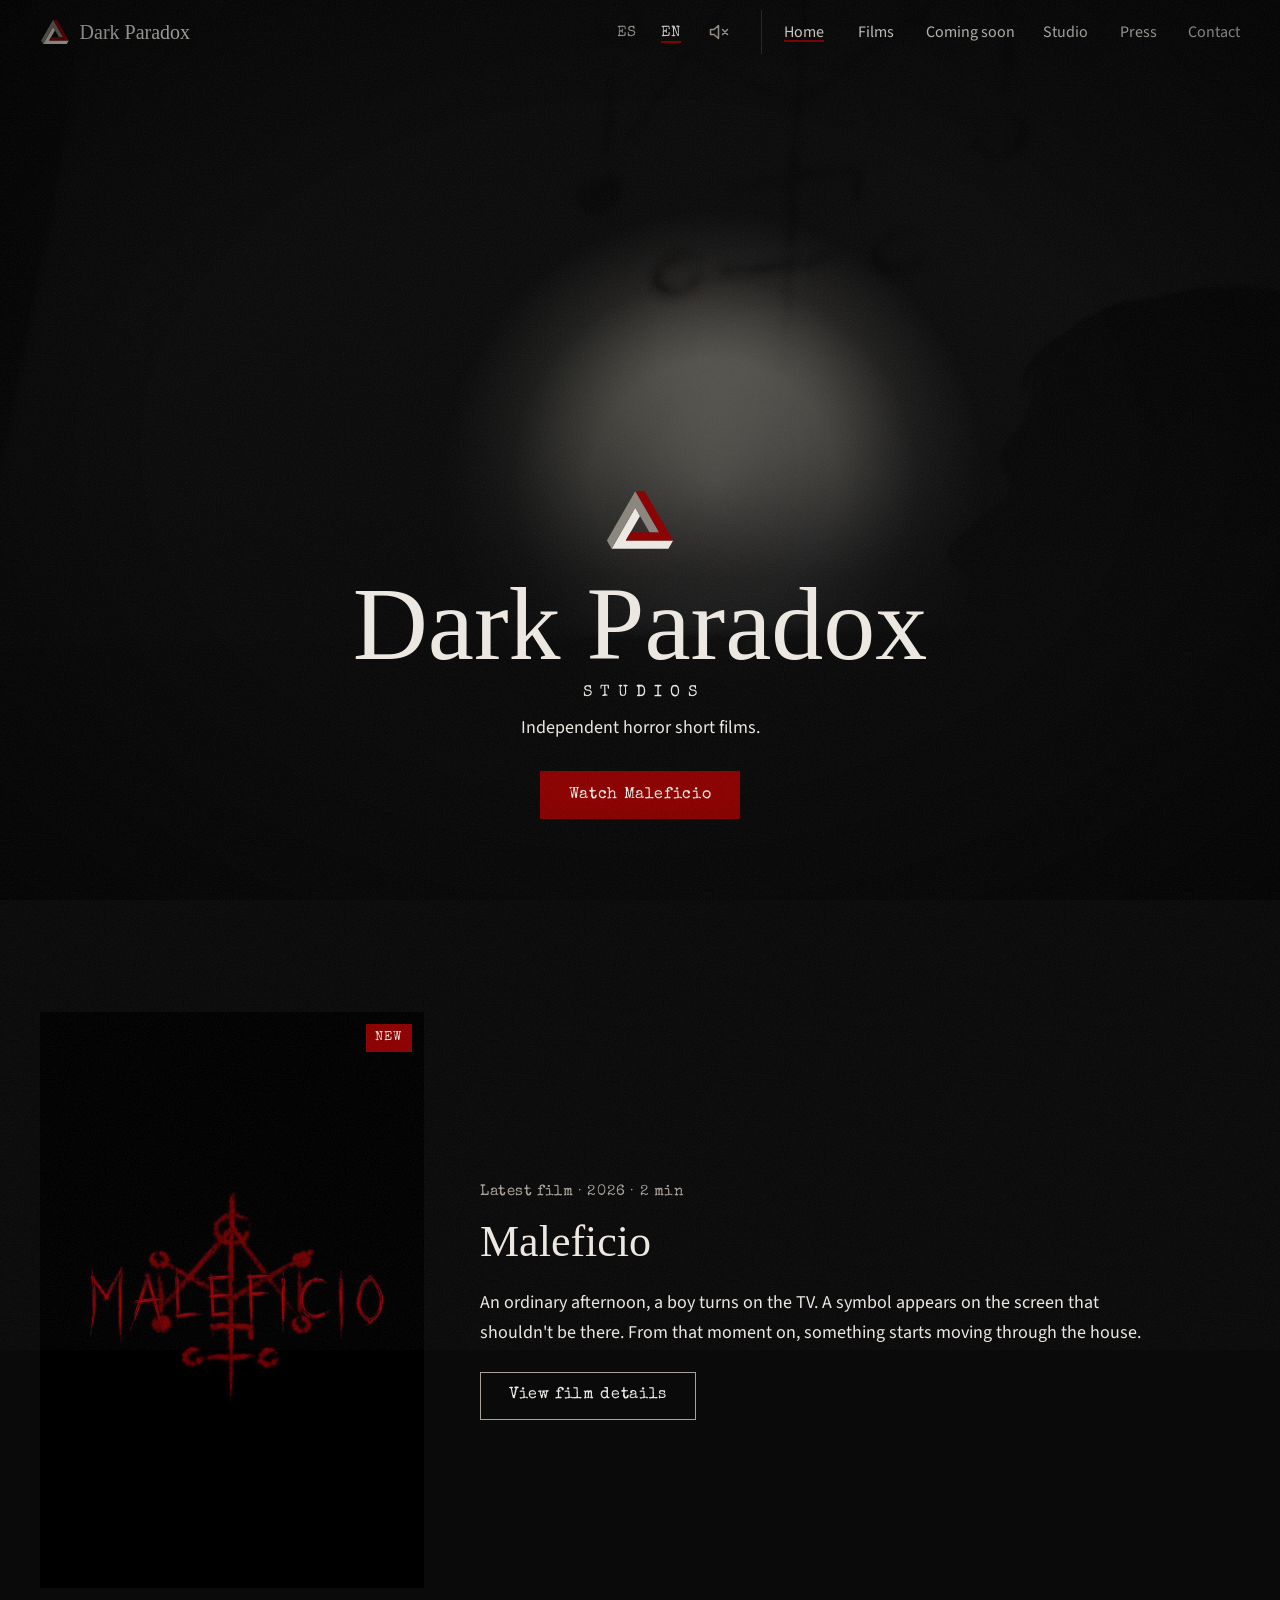
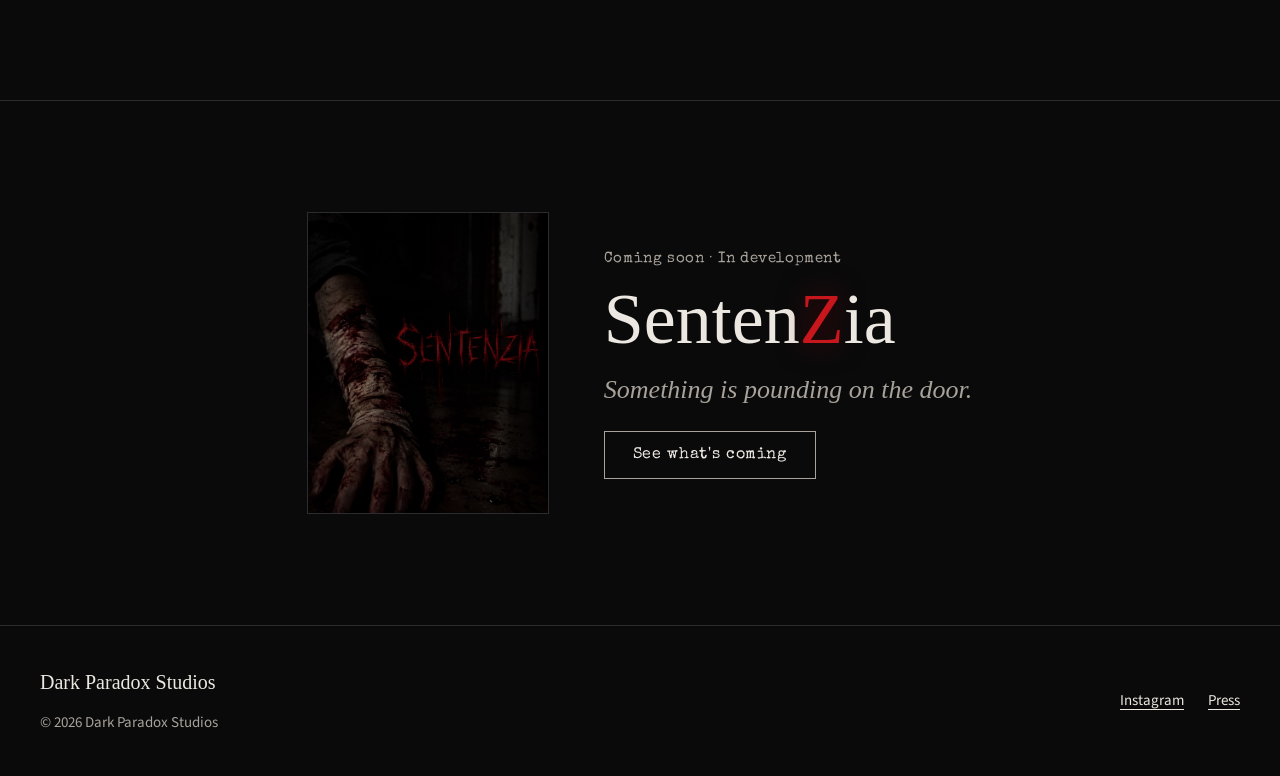
<file: index.html>
<!doctype html>
<html lang="es">
<head>
  <meta charset="utf-8">
  <meta name="viewport" content="width=device-width, initial-scale=1">
  <title data-i18n="inicio.tituloPagina">Dark Paradox Studios · Cortometrajes de terror</title>
  <meta name="description" data-i18n-content="inicio.descripcion" content="Dark Paradox Studios es una productora independiente de cortometrajes de terror. Mira completo «Maleficio», nuestro primer corto.">
  <meta name="theme-color" content="#0a0a0b">

  <!-- Open Graph: lo que se ve al compartir el enlace. La imagen TIENE que ser una URL
       completa o las redes no la encuentran: si cambias de usuario o de repositorio, actualízala. -->
  <meta property="og:type" content="website">
  <meta property="og:site_name" content="Dark Paradox Studios">
  <meta property="og:locale" content="es_ES">
  <meta property="og:title" content="Dark Paradox Studios · Cortometrajes de terror">
  <meta property="og:description" content="Productora independiente de cortometrajes de terror. Mira completo «Maleficio», nuestro primer corto.">
  <meta property="og:image" content="https://frxnker.github.io/DarkParadox/img/og-image.jpg">

  <link rel="icon" href="./img/favicon.svg" type="image/svg+xml">
  <link rel="icon" href="./img/favicon-32.png" sizes="32x32" type="image/png">
  <link rel="apple-touch-icon" href="./img/apple-touch-icon.png">

  <link rel="preconnect" href="https://fonts.googleapis.com">
  <link rel="preconnect" href="https://fonts.gstatic.com" crossorigin>
  <link rel="stylesheet" href="https://fonts.googleapis.com/css2?family=IM+Fell+English:ital@0;1&amp;family=Source+Sans+3:wght@400;600&amp;family=Special+Elite&amp;display=swap">
  <link rel="stylesheet" href="./css/styles.css">

  <!-- Avisa a la hoja de estilos de que hay JavaScript, antes de pintar nada -->
  <script>document.documentElement.classList.add("js");</script>
  <script src="./js/data.js" defer></script>
  <script src="./js/i18n.js" defer></script>
  <script src="./js/main.js" defer></script>
</head>
<body class="pagina-hero">
  <a class="saltar" href="#contenido" data-i18n="comun.saltar">Saltar al contenido</a>

  <header class="cabecera">
    <a class="marca" href="./index.html" aria-label="Dark Paradox Studios, ir al inicio" data-i18n-aria-label="comun.marca">
      <img class="marca__icono" src="./img/logo.svg" alt="" width="30" height="30" loading="lazy">
      <span class="marca__texto glitch" data-texto="Dark Paradox">Dark Paradox</span>
    </a>

    <!-- Herramientas de la cabecera. Sin JavaScript no funcionarían, así que llevan
         el atributo hidden y main.js las muestra solo si el navegador las admite -->
    <div class="cabecera__herramientas">
      <!-- Selector de idioma. main.js marca el actual con aria-pressed y traduce la página -->
      <div class="idioma" role="group" aria-label="Idioma" data-i18n-aria-label="idioma.grupo" hidden>
        <button class="idioma__boton" type="button" data-idioma="es" lang="es" aria-label="Español" aria-pressed="true">ES</button>
        <button class="idioma__boton" type="button" data-idioma="en" lang="en" aria-label="English" aria-pressed="false">EN</button>
      </div>

      <!-- Sonido ambiente: apagado por defecto. main.js lo genera con la Web Audio API -->
      <button class="sonido-boton" type="button" aria-pressed="false" aria-label="Sonido ambiente" title="Sonido ambiente" data-i18n-aria-label="sonido.nombre" data-i18n-title="sonido.nombre" hidden>
        <svg class="sonido-boton__icono" viewBox="0 0 24 24" fill="none" stroke="currentColor" stroke-width="1.5" stroke-linecap="round" stroke-linejoin="round" aria-hidden="true">
          <path d="M3.5 9.5h3.5l4.5-4v13l-4.5-4H3.5z"/>
          <path class="sonido-boton__ondas" d="M15 9.2a4 4 0 0 1 0 5.6M17.8 6.5a8 8 0 0 1 0 11"/>
          <path class="sonido-boton__mudo" d="m15.5 9.5 5 5m0-5-5 5"/>
        </svg>
      </button>
    </div>

    <button class="menu-boton" type="button" aria-expanded="false" aria-controls="menu-principal" aria-label="Abrir menú" data-i18n-aria-label="menu.abrir">
      <span class="menu-boton__barras" aria-hidden="true"></span>
    </button>

    <nav class="menu" id="menu-principal" aria-label="Principal" data-i18n-aria-label="menu.nombre">
      <ul class="menu__lista">
        <li><a href="./index.html" aria-current="page" data-i18n="menu.inicio">Inicio</a></li>
        <li><a href="./cortos.html" data-i18n="menu.cortos">Cortos</a></li>
        <li><a href="./proximamente.html" data-i18n="menu.proximamente">Próximamente</a></li>
        <li><a href="./estudio.html" data-i18n="menu.estudio">Estudio</a></li>
        <li><a href="./prensa.html" data-i18n="menu.prensa">Prensa</a></li>
        <li><a href="./contacto.html" data-i18n="menu.contacto">Contacto</a></li>
      </ul>
    </nav>
  </header>

  <main id="contenido" tabindex="-1">
    <section class="hero">
      <!-- Vídeo decorativo sin sonido. El poster se ve mientras carga y si el vídeo no
           llega a reproducirse. main.js decide si arranca (por eso no lleva autoplay). -->
      <video class="hero__video" muted loop playsinline preload="none" poster="./img/hero.jpg" aria-hidden="true" tabindex="-1">
        <source src="./img/hero.mp4" type="video/mp4">
      </video>

      <div class="hero__contenido contenedor">
        <img class="hero__logo" src="./img/logo.svg" alt="" width="72" height="72" loading="lazy">
        <h1 class="hero__titulo" aria-label="Dark Paradox Studios">
          <span class="glitch" data-texto="Dark Paradox">Dark Paradox</span>
          <span class="hero__estudio">Studios</span>
        </h1>
        <p class="hero__lema" data-i18n="inicio.lema">Cortometrajes de terror independientes.</p>
        <!-- main.js convierte este botón en "Ver {título}" y lo apunta al vídeo del
             corto más reciente de js/data.js (o a su tráiler, o a su ficha) -->
        <a class="boton" id="hero-boton" href="./cortos.html" data-i18n="inicio.verCortos">Ver los cortos</a>
      </div>
    </section>

    <section class="seccion">
      <!-- main.js pinta aquí el corto más reciente de js/data.js -->
      <div class="contenedor destacado" id="destacado">
        <noscript><p>Para ver nuestros cortos necesitas activar JavaScript.</p></noscript>
      </div>
    </section>

    <!-- Aviso del próximo corto: main.js lo rellena con PROXIMO (js/data.js) y lo
         muestra solo si tiene título. Cada dato vacío se queda oculto. La miniatura del
         póster repite el enlace del botón, así que se salta con el teclado y el lector
         de pantalla (tabindex="-1" y aria-hidden): para ellos ya está el botón. -->
    <section class="seccion aviso-proximo" data-proximo-si-hay="titulo" hidden>
      <div class="contenedor aviso-proximo__interior">
        <a class="aviso-proximo__poster aparece" href="./proximamente.html" tabindex="-1" aria-hidden="true"
           data-proximo-si-hay="imagen" hidden>
          <img data-proximo="imagen" alt="" width="1122" height="1402" loading="lazy" hidden>
        </a>
        <div class="aviso-proximo__texto aparece">
          <p class="ficha-texto">
            <span data-i18n="menu.proximamente">Próximamente</span><span data-proximo-si-hay="estado" hidden> · <span data-proximo="estado" hidden></span></span>
          </p>
          <h2 class="aviso-proximo__titulo" data-proximo="titulo" hidden></h2>
          <p class="aviso-proximo__frase" data-proximo="frase" hidden></p>
          <a class="boton boton--secundario" href="./proximamente.html" data-i18n="inicio.verProximo">Ver lo próximo</a>
        </div>
      </div>
    </section>
  </main>

  <footer class="pie">
    <div class="contenedor pie__interior">
      <p class="pie__marca">Dark Paradox Studios</p>
      <nav class="pie__redes" aria-label="Redes, contacto y prensa" data-i18n-aria-label="pie.redes">
        <a href="https://www.instagram.com/darkparadox_studios_/" target="_blank" rel="noopener noreferrer">Instagram</a>
        <a data-contacto="email" hidden>Email</a>
        <a data-contacto="whatsapp" target="_blank" rel="noopener noreferrer" hidden>WhatsApp</a>
        <a href="./prensa.html" data-i18n="menu.prensa">Prensa</a>
      </nav>
      <p data-ciudad hidden></p>
      <p>© <span data-anio>2026</span> Dark Paradox Studios</p>
    </div>
  </footer>
</body>
</html>
</file>
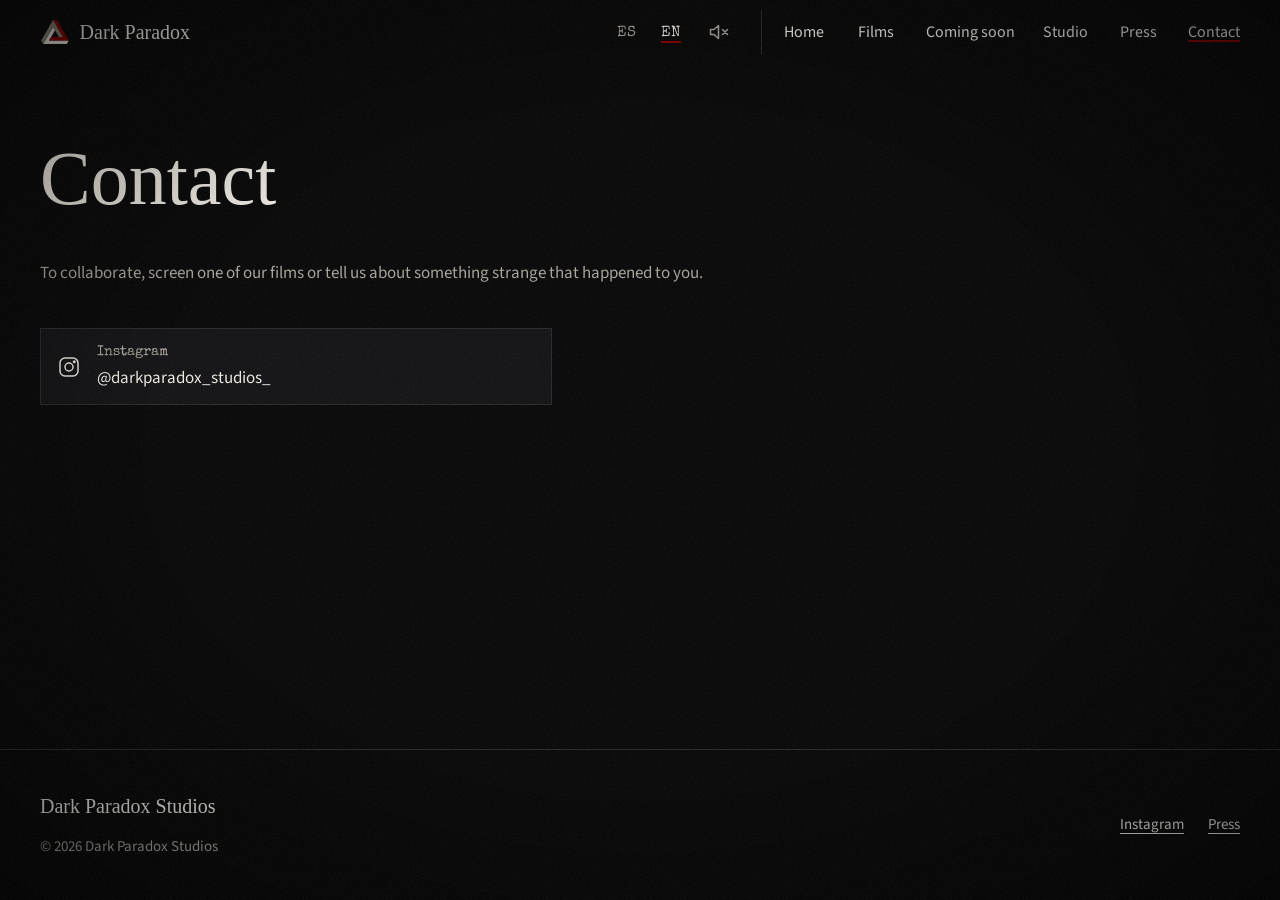
<file: contacto.html>
<!doctype html>
<html lang="es">
<head>
  <meta charset="utf-8">
  <meta name="viewport" content="width=device-width, initial-scale=1">
  <title data-i18n="contacto.tituloPagina">Contacto · Dark Paradox Studios</title>
  <meta name="description" data-i18n-content="contacto.descripcion" content="Escribe a Dark Paradox Studios por Instagram, email o WhatsApp.">
  <meta name="theme-color" content="#0a0a0b">

  <!-- Open Graph: la imagen TIENE que ser una URL completa: si cambias de usuario o de repositorio, actualízala. -->
  <meta property="og:type" content="website">
  <meta property="og:site_name" content="Dark Paradox Studios">
  <meta property="og:locale" content="es_ES">
  <meta property="og:title" content="Contacto · Dark Paradox Studios">
  <meta property="og:description" content="Escribe a Dark Paradox Studios por Instagram, email o WhatsApp.">
  <meta property="og:image" content="https://frxnker.github.io/DarkParadox/img/og-image.jpg">

  <link rel="icon" href="./img/favicon.svg" type="image/svg+xml">
  <link rel="icon" href="./img/favicon-32.png" sizes="32x32" type="image/png">
  <link rel="apple-touch-icon" href="./img/apple-touch-icon.png">

  <link rel="preconnect" href="https://fonts.googleapis.com">
  <link rel="preconnect" href="https://fonts.gstatic.com" crossorigin>
  <link rel="stylesheet" href="https://fonts.googleapis.com/css2?family=IM+Fell+English:ital@0;1&amp;family=Source+Sans+3:wght@400;600&amp;family=Special+Elite&amp;display=swap">
  <link rel="stylesheet" href="./css/styles.css">

  <script>document.documentElement.classList.add("js");</script>
  <script src="./js/data.js" defer></script>
  <script src="./js/i18n.js" defer></script>
  <script src="./js/main.js" defer></script>
</head>
<body>
  <a class="saltar" href="#contenido" data-i18n="comun.saltar">Saltar al contenido</a>

  <header class="cabecera">
    <a class="marca" href="./index.html" aria-label="Dark Paradox Studios, ir al inicio" data-i18n-aria-label="comun.marca">
      <img class="marca__icono" src="./img/logo.svg" alt="" width="30" height="30" loading="lazy">
      <span class="marca__texto glitch" data-texto="Dark Paradox">Dark Paradox</span>
    </a>

    <!-- Herramientas de la cabecera. Sin JavaScript no funcionarían, así que llevan
         el atributo hidden y main.js las muestra solo si el navegador las admite -->
    <div class="cabecera__herramientas">
      <!-- Selector de idioma. main.js marca el actual con aria-pressed y traduce la página -->
      <div class="idioma" role="group" aria-label="Idioma" data-i18n-aria-label="idioma.grupo" hidden>
        <button class="idioma__boton" type="button" data-idioma="es" lang="es" aria-label="Español" aria-pressed="true">ES</button>
        <button class="idioma__boton" type="button" data-idioma="en" lang="en" aria-label="English" aria-pressed="false">EN</button>
      </div>

      <!-- Sonido ambiente: apagado por defecto. main.js lo genera con la Web Audio API -->
      <button class="sonido-boton" type="button" aria-pressed="false" aria-label="Sonido ambiente" title="Sonido ambiente" data-i18n-aria-label="sonido.nombre" data-i18n-title="sonido.nombre" hidden>
        <svg class="sonido-boton__icono" viewBox="0 0 24 24" fill="none" stroke="currentColor" stroke-width="1.5" stroke-linecap="round" stroke-linejoin="round" aria-hidden="true">
          <path d="M3.5 9.5h3.5l4.5-4v13l-4.5-4H3.5z"/>
          <path class="sonido-boton__ondas" d="M15 9.2a4 4 0 0 1 0 5.6M17.8 6.5a8 8 0 0 1 0 11"/>
          <path class="sonido-boton__mudo" d="m15.5 9.5 5 5m0-5-5 5"/>
        </svg>
      </button>
    </div>

    <button class="menu-boton" type="button" aria-expanded="false" aria-controls="menu-principal" aria-label="Abrir menú" data-i18n-aria-label="menu.abrir">
      <span class="menu-boton__barras" aria-hidden="true"></span>
    </button>

    <nav class="menu" id="menu-principal" aria-label="Principal" data-i18n-aria-label="menu.nombre">
      <ul class="menu__lista">
        <li><a href="./index.html" data-i18n="menu.inicio">Inicio</a></li>
        <li><a href="./cortos.html" data-i18n="menu.cortos">Cortos</a></li>
        <li><a href="./proximamente.html" data-i18n="menu.proximamente">Próximamente</a></li>
        <li><a href="./estudio.html" data-i18n="menu.estudio">Estudio</a></li>
        <li><a href="./prensa.html" data-i18n="menu.prensa">Prensa</a></li>
        <li><a href="./contacto.html" aria-current="page" data-i18n="menu.contacto">Contacto</a></li>
      </ul>
    </nav>
  </header>

  <main id="contenido" tabindex="-1">
    <div class="contenedor">
      <div class="cabecera-pagina">
        <h1 data-i18n="contacto.titulo">Contacto</h1>
        <p class="texto-ancho texto-secundario" data-i18n="contacto.intro">
          Para colaborar, programar un corto o contarnos algo raro que te haya pasado.
        </p>
      </div>

      <!-- Enlaces directos. Email, WhatsApp y ciudad se rellenan desde CONTACTO, en
           js/data.js: cada bloque (data-si-hay) solo aparece si su dato está relleno. -->
      <section class="contacto" aria-label="Canales de contacto" data-i18n-aria-label="contacto.canales">
        <ul class="canales">
          <li>
            <a class="canal" href="https://www.instagram.com/darkparadox_studios_/" target="_blank" rel="noopener noreferrer">
              <svg class="canal__icono" viewBox="0 0 24 24" fill="none" stroke="currentColor" stroke-width="1.5" aria-hidden="true">
                <rect x="3" y="3" width="18" height="18" rx="5"/>
                <circle cx="12" cy="12" r="4"/>
                <circle cx="17.25" cy="6.75" r="0.75" fill="currentColor"/>
              </svg>
              <span>
                <span class="canal__tipo">Instagram</span>
                <span class="canal__valor">@darkparadox_studios_</span>
              </span>
            </a>
          </li>

          <li data-si-hay="email" hidden>
            <a class="canal" data-contacto="email">
              <svg class="canal__icono" viewBox="0 0 24 24" fill="none" stroke="currentColor" stroke-width="1.5" aria-hidden="true">
                <rect x="3" y="5" width="18" height="14"/>
                <path d="m3 6 9 7 9-7"/>
              </svg>
              <span>
                <span class="canal__tipo">Email</span>
                <span class="canal__valor" data-valor-email></span>
              </span>
            </a>
          </li>

          <li data-si-hay="whatsapp" hidden>
            <a class="canal" data-contacto="whatsapp" target="_blank" rel="noopener noreferrer">
              <svg class="canal__icono" viewBox="0 0 24 24" fill="none" stroke="currentColor" stroke-width="1.5" aria-hidden="true">
                <path d="M4 20.5 5.3 16A8.5 8.5 0 1 1 8.4 19z"/>
              </svg>
              <span>
                <span class="canal__tipo">WhatsApp</span>
                <span class="canal__valor" data-i18n="contacto.abrirConversacion">Abrir conversación</span>
              </span>
            </a>
          </li>

          <li data-si-hay="ciudad" hidden>
            <div class="canal">
              <svg class="canal__icono" viewBox="0 0 24 24" fill="none" stroke="currentColor" stroke-width="1.5" aria-hidden="true">
                <path d="M12 21.5s7-6.2 7-11.5a7 7 0 1 0-14 0c0 5.3 7 11.5 7 11.5z"/>
                <circle cx="12" cy="10" r="2.5"/>
              </svg>
              <span>
                <span class="canal__tipo" data-i18n="contacto.ciudad">Ciudad</span>
                <span class="canal__valor" data-ciudad hidden></span>
              </span>
            </div>
          </li>
        </ul>
      </section>
    </div>
  </main>

  <footer class="pie">
    <div class="contenedor pie__interior">
      <p class="pie__marca">Dark Paradox Studios</p>
      <nav class="pie__redes" aria-label="Redes, contacto y prensa" data-i18n-aria-label="pie.redes">
        <a href="https://www.instagram.com/darkparadox_studios_/" target="_blank" rel="noopener noreferrer">Instagram</a>
        <a data-contacto="email" hidden>Email</a>
        <a data-contacto="whatsapp" target="_blank" rel="noopener noreferrer" hidden>WhatsApp</a>
        <a href="./prensa.html" data-i18n="menu.prensa">Prensa</a>
      </nav>
      <p data-ciudad hidden></p>
      <p>© <span data-anio>2026</span> Dark Paradox Studios</p>
    </div>
  </footer>
</body>
</html>
</file>
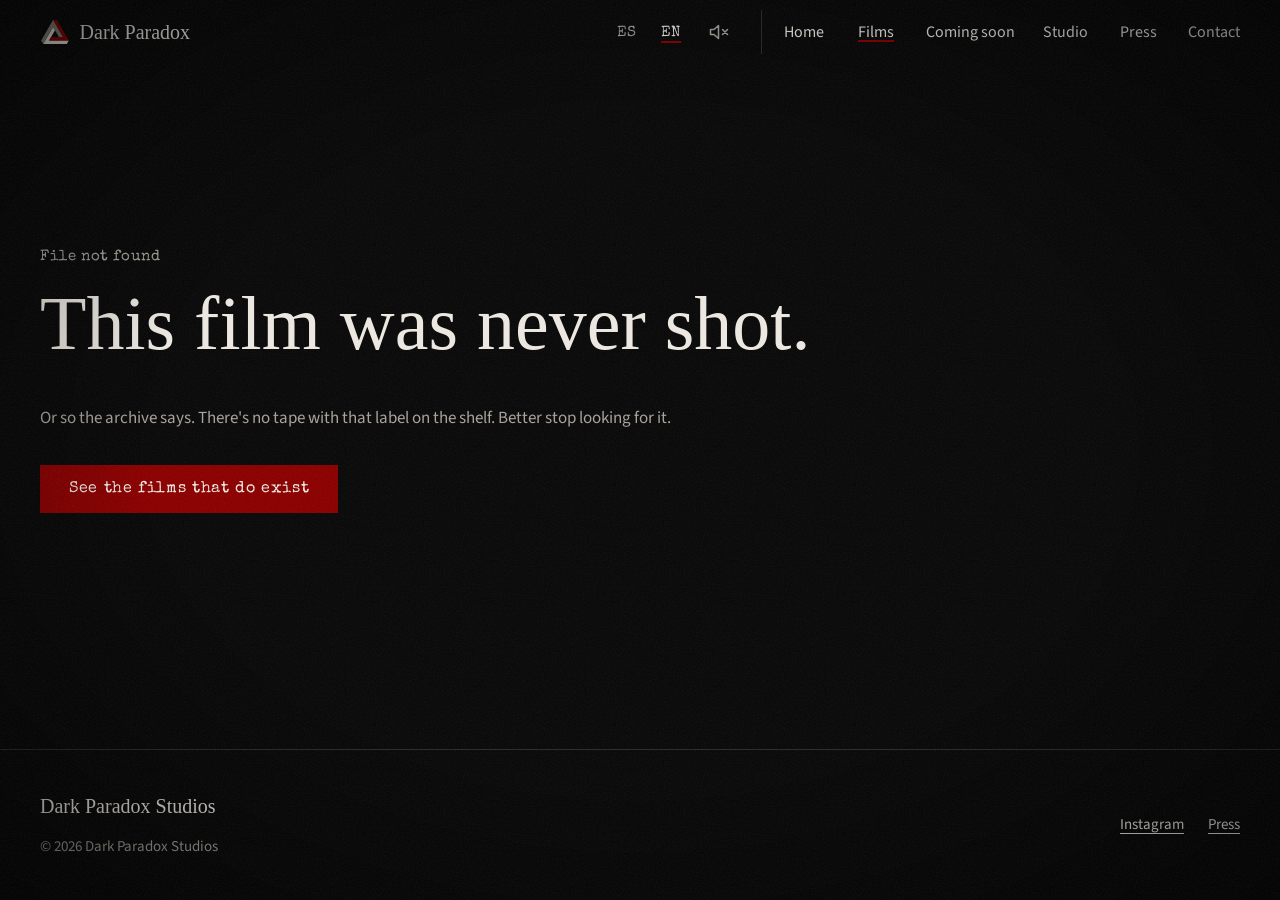
<file: corto.html>
<!doctype html>
<html lang="es">
<head>
  <meta charset="utf-8">
  <meta name="viewport" content="width=device-width, initial-scale=1">
  <!-- main.js cambia el título y la descripción según el corto que se esté viendo -->
  <title data-i18n="corto.tituloPagina">Corto · Dark Paradox Studios</title>
  <meta name="description" data-i18n-content="corto.descripcion" content="Sinopsis, vídeo, ficha técnica y fotogramas de un cortometraje de terror de Dark Paradox Studios.">
  <meta name="theme-color" content="#0a0a0b">

  <!-- Open Graph: las redes no ejecutan JavaScript, así que todos los cortos comparten estos datos.
       La imagen TIENE que ser una URL completa: si cambias de usuario o de repositorio, actualízala. -->
  <meta property="og:type" content="website">
  <meta property="og:site_name" content="Dark Paradox Studios">
  <meta property="og:locale" content="es_ES">
  <meta property="og:title" content="Un corto de Dark Paradox Studios">
  <meta property="og:description" content="Sinopsis, vídeo, ficha técnica y fotogramas de un cortometraje de terror de Dark Paradox Studios.">
  <meta property="og:image" content="https://frxnker.github.io/DarkParadox/img/og-image.jpg">

  <link rel="icon" href="./img/favicon.svg" type="image/svg+xml">
  <link rel="icon" href="./img/favicon-32.png" sizes="32x32" type="image/png">
  <link rel="apple-touch-icon" href="./img/apple-touch-icon.png">

  <link rel="preconnect" href="https://fonts.googleapis.com">
  <link rel="preconnect" href="https://fonts.gstatic.com" crossorigin>
  <link rel="stylesheet" href="https://fonts.googleapis.com/css2?family=IM+Fell+English:ital@0;1&amp;family=Source+Sans+3:wght@400;600&amp;family=Special+Elite&amp;display=swap">
  <link rel="stylesheet" href="./css/styles.css">

  <script>document.documentElement.classList.add("js");</script>
  <script src="./js/data.js" defer></script>
  <script src="./js/i18n.js" defer></script>
  <script src="./js/main.js" defer></script>
</head>
<body>
  <a class="saltar" href="#contenido" data-i18n="comun.saltar">Saltar al contenido</a>

  <header class="cabecera">
    <a class="marca" href="./index.html" aria-label="Dark Paradox Studios, ir al inicio" data-i18n-aria-label="comun.marca">
      <img class="marca__icono" src="./img/logo.svg" alt="" width="30" height="30" loading="lazy">
      <span class="marca__texto glitch" data-texto="Dark Paradox">Dark Paradox</span>
    </a>

    <!-- Herramientas de la cabecera. Sin JavaScript no funcionarían, así que llevan
         el atributo hidden y main.js las muestra solo si el navegador las admite -->
    <div class="cabecera__herramientas">
      <!-- Selector de idioma. main.js marca el actual con aria-pressed y traduce la página -->
      <div class="idioma" role="group" aria-label="Idioma" data-i18n-aria-label="idioma.grupo" hidden>
        <button class="idioma__boton" type="button" data-idioma="es" lang="es" aria-label="Español" aria-pressed="true">ES</button>
        <button class="idioma__boton" type="button" data-idioma="en" lang="en" aria-label="English" aria-pressed="false">EN</button>
      </div>

      <!-- Sonido ambiente: apagado por defecto. main.js lo genera con la Web Audio API -->
      <button class="sonido-boton" type="button" aria-pressed="false" aria-label="Sonido ambiente" title="Sonido ambiente" data-i18n-aria-label="sonido.nombre" data-i18n-title="sonido.nombre" hidden>
        <svg class="sonido-boton__icono" viewBox="0 0 24 24" fill="none" stroke="currentColor" stroke-width="1.5" stroke-linecap="round" stroke-linejoin="round" aria-hidden="true">
          <path d="M3.5 9.5h3.5l4.5-4v13l-4.5-4H3.5z"/>
          <path class="sonido-boton__ondas" d="M15 9.2a4 4 0 0 1 0 5.6M17.8 6.5a8 8 0 0 1 0 11"/>
          <path class="sonido-boton__mudo" d="m15.5 9.5 5 5m0-5-5 5"/>
        </svg>
      </button>
    </div>

    <button class="menu-boton" type="button" aria-expanded="false" aria-controls="menu-principal" aria-label="Abrir menú" data-i18n-aria-label="menu.abrir">
      <span class="menu-boton__barras" aria-hidden="true"></span>
    </button>

    <nav class="menu" id="menu-principal" aria-label="Principal" data-i18n-aria-label="menu.nombre">
      <ul class="menu__lista">
        <li><a href="./index.html" data-i18n="menu.inicio">Inicio</a></li>
        <li><a href="./cortos.html" aria-current="page" data-i18n="menu.cortos">Cortos</a></li>
        <li><a href="./proximamente.html" data-i18n="menu.proximamente">Próximamente</a></li>
        <li><a href="./estudio.html" data-i18n="menu.estudio">Estudio</a></li>
        <li><a href="./prensa.html" data-i18n="menu.prensa">Prensa</a></li>
        <li><a href="./contacto.html" data-i18n="menu.contacto">Contacto</a></li>
      </ul>
    </nav>
  </header>

  <main id="contenido" tabindex="-1">
    <!-- main.js lee el ?id= de la URL y pinta aquí el corto, o un aviso si no existe -->
    <div id="detalle-corto"></div>
    <noscript>
      <div class="mensaje-tematico contenedor">
        <h1>Hace falta JavaScript</h1>
        <p>Para ver la ficha de este corto necesitas activar JavaScript.</p>
      </div>
    </noscript>
  </main>

  <footer class="pie">
    <div class="contenedor pie__interior">
      <p class="pie__marca">Dark Paradox Studios</p>
      <nav class="pie__redes" aria-label="Redes, contacto y prensa" data-i18n-aria-label="pie.redes">
        <a href="https://www.instagram.com/darkparadox_studios_/" target="_blank" rel="noopener noreferrer">Instagram</a>
        <a data-contacto="email" hidden>Email</a>
        <a data-contacto="whatsapp" target="_blank" rel="noopener noreferrer" hidden>WhatsApp</a>
        <a href="./prensa.html" data-i18n="menu.prensa">Prensa</a>
      </nav>
      <p data-ciudad hidden></p>
      <p>© <span data-anio>2026</span> Dark Paradox Studios</p>
    </div>
  </footer>
</body>
</html>
</file>
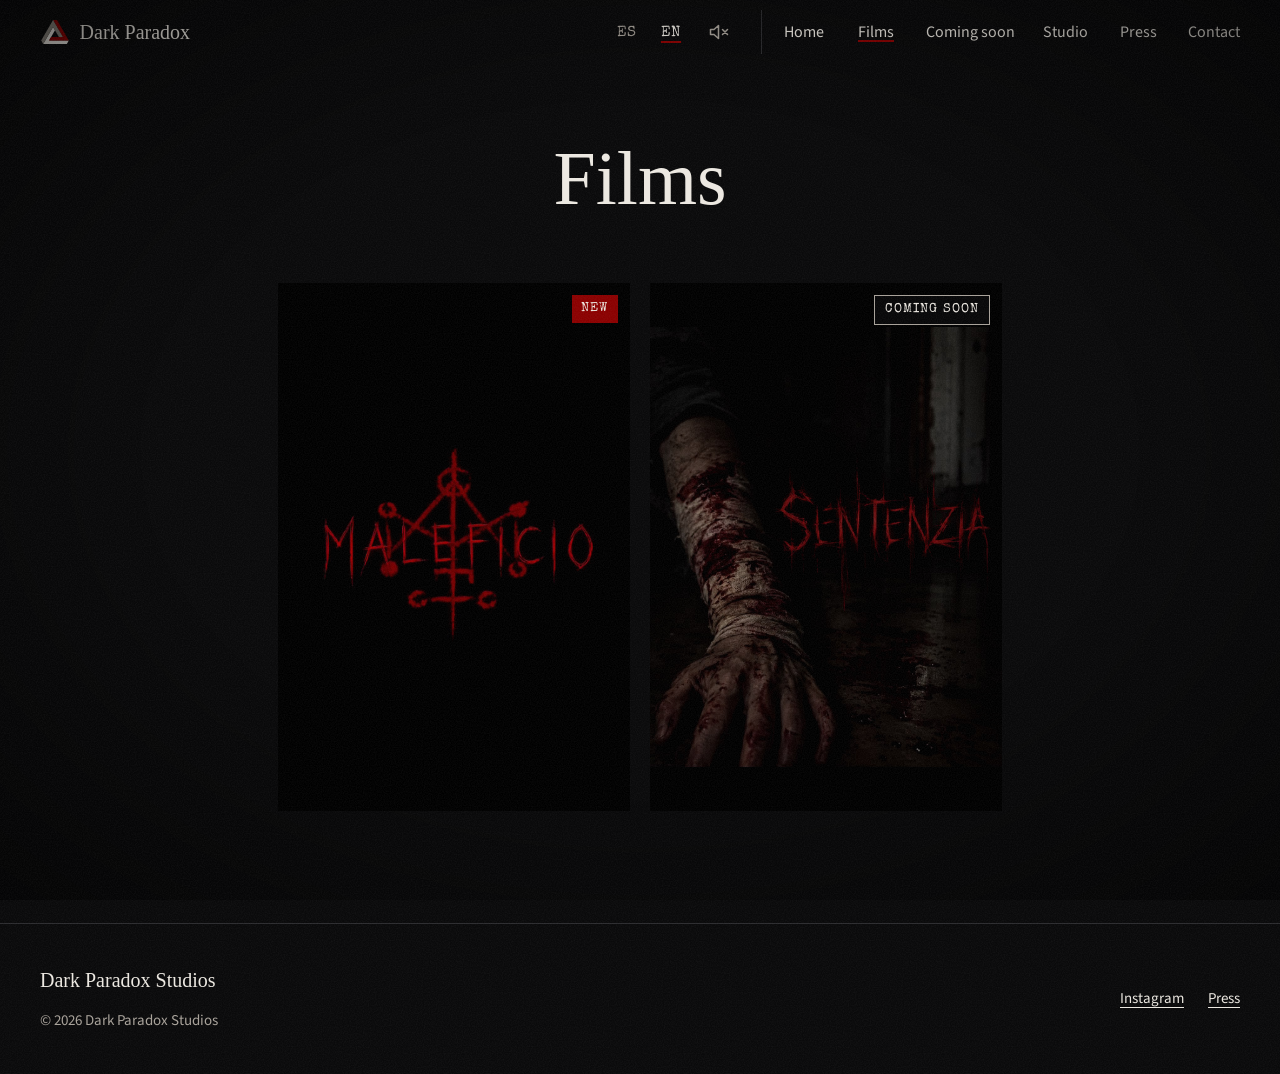
<file: cortos.html>
<!doctype html>
<html lang="es">
<head>
  <meta charset="utf-8">
  <meta name="viewport" content="width=device-width, initial-scale=1">
  <title data-i18n="cortos.tituloPagina">Cortos · Dark Paradox Studios</title>
  <meta name="description" data-i18n-content="cortos.descripcion" content="Los cortometrajes de terror de Dark Paradox Studios, con su sinopsis, ficha técnica y fotogramas.">
  <meta name="theme-color" content="#0a0a0b">

  <!-- Open Graph: la imagen TIENE que ser una URL completa: si cambias de usuario o de repositorio, actualízala. -->
  <meta property="og:type" content="website">
  <meta property="og:site_name" content="Dark Paradox Studios">
  <meta property="og:locale" content="es_ES">
  <meta property="og:title" content="Cortos · Dark Paradox Studios">
  <meta property="og:description" content="Los cortometrajes de terror de Dark Paradox Studios, con su sinopsis, ficha técnica y fotogramas.">
  <meta property="og:image" content="https://frxnker.github.io/DarkParadox/img/og-image.jpg">

  <link rel="icon" href="./img/favicon.svg" type="image/svg+xml">
  <link rel="icon" href="./img/favicon-32.png" sizes="32x32" type="image/png">
  <link rel="apple-touch-icon" href="./img/apple-touch-icon.png">

  <link rel="preconnect" href="https://fonts.googleapis.com">
  <link rel="preconnect" href="https://fonts.gstatic.com" crossorigin>
  <link rel="stylesheet" href="https://fonts.googleapis.com/css2?family=IM+Fell+English:ital@0;1&amp;family=Source+Sans+3:wght@400;600&amp;family=Special+Elite&amp;display=swap">
  <link rel="stylesheet" href="./css/styles.css">

  <script>document.documentElement.classList.add("js");</script>
  <script src="./js/data.js" defer></script>
  <script src="./js/i18n.js" defer></script>
  <script src="./js/main.js" defer></script>
</head>
<body>
  <a class="saltar" href="#contenido" data-i18n="comun.saltar">Saltar al contenido</a>

  <header class="cabecera">
    <a class="marca" href="./index.html" aria-label="Dark Paradox Studios, ir al inicio" data-i18n-aria-label="comun.marca">
      <img class="marca__icono" src="./img/logo.svg" alt="" width="30" height="30" loading="lazy">
      <span class="marca__texto glitch" data-texto="Dark Paradox">Dark Paradox</span>
    </a>

    <!-- Herramientas de la cabecera. Sin JavaScript no funcionarían, así que llevan
         el atributo hidden y main.js las muestra solo si el navegador las admite -->
    <div class="cabecera__herramientas">
      <!-- Selector de idioma. main.js marca el actual con aria-pressed y traduce la página -->
      <div class="idioma" role="group" aria-label="Idioma" data-i18n-aria-label="idioma.grupo" hidden>
        <button class="idioma__boton" type="button" data-idioma="es" lang="es" aria-label="Español" aria-pressed="true">ES</button>
        <button class="idioma__boton" type="button" data-idioma="en" lang="en" aria-label="English" aria-pressed="false">EN</button>
      </div>

      <!-- Sonido ambiente: apagado por defecto. main.js lo genera con la Web Audio API -->
      <button class="sonido-boton" type="button" aria-pressed="false" aria-label="Sonido ambiente" title="Sonido ambiente" data-i18n-aria-label="sonido.nombre" data-i18n-title="sonido.nombre" hidden>
        <svg class="sonido-boton__icono" viewBox="0 0 24 24" fill="none" stroke="currentColor" stroke-width="1.5" stroke-linecap="round" stroke-linejoin="round" aria-hidden="true">
          <path d="M3.5 9.5h3.5l4.5-4v13l-4.5-4H3.5z"/>
          <path class="sonido-boton__ondas" d="M15 9.2a4 4 0 0 1 0 5.6M17.8 6.5a8 8 0 0 1 0 11"/>
          <path class="sonido-boton__mudo" d="m15.5 9.5 5 5m0-5-5 5"/>
        </svg>
      </button>
    </div>

    <button class="menu-boton" type="button" aria-expanded="false" aria-controls="menu-principal" aria-label="Abrir menú" data-i18n-aria-label="menu.abrir">
      <span class="menu-boton__barras" aria-hidden="true"></span>
    </button>

    <nav class="menu" id="menu-principal" aria-label="Principal" data-i18n-aria-label="menu.nombre">
      <ul class="menu__lista">
        <li><a href="./index.html" data-i18n="menu.inicio">Inicio</a></li>
        <li><a href="./cortos.html" aria-current="page" data-i18n="menu.cortos">Cortos</a></li>
        <li><a href="./proximamente.html" data-i18n="menu.proximamente">Próximamente</a></li>
        <li><a href="./estudio.html" data-i18n="menu.estudio">Estudio</a></li>
        <li><a href="./prensa.html" data-i18n="menu.prensa">Prensa</a></li>
        <li><a href="./contacto.html" data-i18n="menu.contacto">Contacto</a></li>
      </ul>
    </nav>
  </header>

  <main id="contenido" tabindex="-1">
    <!-- Con menos de 4 cortos, main.js añade la clase listado--pocos y los pósters se centran -->
    <div class="contenedor listado">
      <div class="cabecera-pagina">
        <h1 data-i18n="cortos.titulo">Cortos</h1>
        <p class="pista-tactil" data-i18n="cortos.pistaTactil">Toca un póster para ver sus datos. Tócalo otra vez para entrar.</p>
      </div>

      <!-- Buscador y filtros. Sin JavaScript no funcionarían, así que llevan hidden y
           main.js los muestra, pero solo a partir de 4 cortos (POCOS_CORTOS en main.js).
           Filtran al momento y guardan su estado en la URL (?q=&anio=&duracion=&orden=),
           para poder compartir una búsqueda. -->
      <form class="filtros" id="filtros" role="search" aria-label="Buscar y filtrar cortos" data-i18n-aria-label="filtros.nombre" hidden>
        <div class="filtros__campo filtros__campo--buscar">
          <label for="filtro-texto" data-i18n="filtros.buscar">Buscar</label>
          <input id="filtro-texto" name="q" type="search" autocomplete="off" placeholder="Título o sinopsis" data-i18n-placeholder="filtros.buscarPista">
        </div>
        <div class="filtros__campo">
          <label for="filtro-anio" data-i18n="filtros.anio">Año</label>
          <!-- main.js añade un año por cada año que tenga algún corto -->
          <select id="filtro-anio" name="anio">
            <option value="" data-i18n="filtros.todos">Todos</option>
          </select>
        </div>
        <div class="filtros__campo">
          <label for="filtro-duracion" data-i18n="filtros.duracion">Duración</label>
          <select id="filtro-duracion" name="duracion">
            <option value="" data-i18n="filtros.todas">Todas</option>
            <option value="corto" data-i18n="filtros.corto">Corto (&lt; 10 min)</option>
            <option value="medio" data-i18n="filtros.medio">Medio (10-20 min)</option>
            <option value="largo" data-i18n="filtros.largo">Largo (&gt; 20 min)</option>
          </select>
        </div>
        <div class="filtros__campo filtros__campo--orden">
          <label for="filtro-orden" data-i18n="filtros.orden">Orden</label>
          <select id="filtro-orden" name="orden">
            <option value="recientes" data-i18n="filtros.recientes">Más recientes</option>
            <option value="antiguos" data-i18n="filtros.antiguos">Más antiguos</option>
            <option value="az" data-i18n="filtros.az">A-Z</option>
          </select>
        </div>
      </form>
      <!-- Número de resultados. role="status" hace que el lector de pantalla lo anuncie -->
      <p class="filtros__resultado" id="filtros-resultado" role="status"></p>

      <!-- main.js genera aquí una tarjeta por cada corto de js/data.js -->
      <ul class="rejilla-cortos" id="lista-cortos"></ul>
      <noscript><p>Para ver el listado de cortos necesitas activar JavaScript.</p></noscript>

      <!-- Mensaje cuando ningún corto pasa los filtros -->
      <div class="sin-resultados" id="sin-resultados" hidden>
        <p class="ficha-texto" data-i18n="filtros.consultado">Archivo consultado</p>
        <h2 data-i18n="filtros.ninguna">Ninguna cinta responde a esa búsqueda.</h2>
        <p class="texto-secundario" data-i18n="filtros.explicacion">
          Hemos revisado todas las estanterías. O esa película nunca se rodó, o alguien
          se ha tomado muchas molestias para que no la encuentres.
        </p>
        <button class="boton boton--secundario" type="button" id="limpiar-filtros" data-i18n="filtros.limpiar">Limpiar filtros</button>
      </div>
    </div>
  </main>

  <footer class="pie">
    <div class="contenedor pie__interior">
      <p class="pie__marca">Dark Paradox Studios</p>
      <nav class="pie__redes" aria-label="Redes, contacto y prensa" data-i18n-aria-label="pie.redes">
        <a href="https://www.instagram.com/darkparadox_studios_/" target="_blank" rel="noopener noreferrer">Instagram</a>
        <a data-contacto="email" hidden>Email</a>
        <a data-contacto="whatsapp" target="_blank" rel="noopener noreferrer" hidden>WhatsApp</a>
        <a href="./prensa.html" data-i18n="menu.prensa">Prensa</a>
      </nav>
      <p data-ciudad hidden></p>
      <p>© <span data-anio>2026</span> Dark Paradox Studios</p>
    </div>
  </footer>
</body>
</html>
</file>
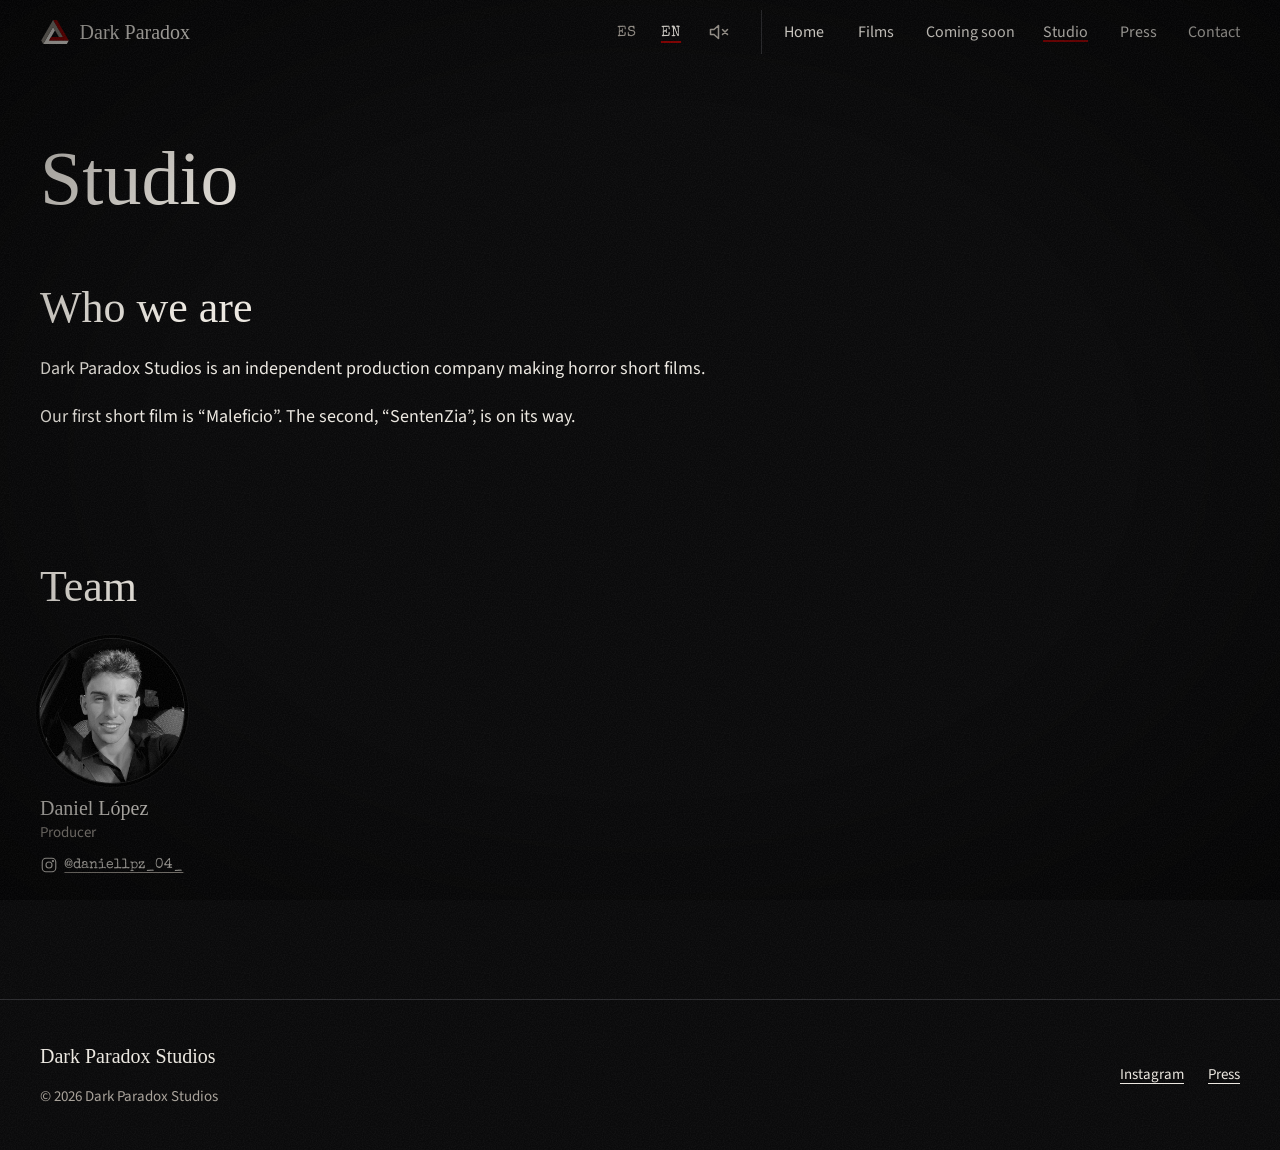
<file: estudio.html>
<!doctype html>
<html lang="es">
<head>
  <meta charset="utf-8">
  <meta name="viewport" content="width=device-width, initial-scale=1">
  <title data-i18n="estudio.tituloPagina">Estudio · Dark Paradox Studios</title>
  <meta name="description" data-i18n-content="estudio.descripcion" content="Quiénes somos y qué equipo hay detrás de Dark Paradox Studios, productora independiente de cortometrajes de terror.">
  <meta name="theme-color" content="#0a0a0b">

  <!-- Open Graph: la imagen TIENE que ser una URL completa: si cambias de usuario o de repositorio, actualízala. -->
  <meta property="og:type" content="website">
  <meta property="og:site_name" content="Dark Paradox Studios">
  <meta property="og:locale" content="es_ES">
  <meta property="og:title" content="Estudio · Dark Paradox Studios">
  <meta property="og:description" content="Quiénes somos y qué equipo hay detrás de Dark Paradox Studios, productora independiente de cortometrajes de terror.">
  <meta property="og:image" content="https://frxnker.github.io/DarkParadox/img/og-image.jpg">

  <link rel="icon" href="./img/favicon.svg" type="image/svg+xml">
  <link rel="icon" href="./img/favicon-32.png" sizes="32x32" type="image/png">
  <link rel="apple-touch-icon" href="./img/apple-touch-icon.png">

  <link rel="preconnect" href="https://fonts.googleapis.com">
  <link rel="preconnect" href="https://fonts.gstatic.com" crossorigin>
  <link rel="stylesheet" href="https://fonts.googleapis.com/css2?family=IM+Fell+English:ital@0;1&amp;family=Source+Sans+3:wght@400;600&amp;family=Special+Elite&amp;display=swap">
  <link rel="stylesheet" href="./css/styles.css">

  <script>document.documentElement.classList.add("js");</script>
  <script src="./js/data.js" defer></script>
  <script src="./js/i18n.js" defer></script>
  <script src="./js/main.js" defer></script>
</head>
<body>
  <a class="saltar" href="#contenido" data-i18n="comun.saltar">Saltar al contenido</a>

  <header class="cabecera">
    <a class="marca" href="./index.html" aria-label="Dark Paradox Studios, ir al inicio" data-i18n-aria-label="comun.marca">
      <img class="marca__icono" src="./img/logo.svg" alt="" width="30" height="30" loading="lazy">
      <span class="marca__texto glitch" data-texto="Dark Paradox">Dark Paradox</span>
    </a>

    <!-- Herramientas de la cabecera. Sin JavaScript no funcionarían, así que llevan
         el atributo hidden y main.js las muestra solo si el navegador las admite -->
    <div class="cabecera__herramientas">
      <!-- Selector de idioma. main.js marca el actual con aria-pressed y traduce la página -->
      <div class="idioma" role="group" aria-label="Idioma" data-i18n-aria-label="idioma.grupo" hidden>
        <button class="idioma__boton" type="button" data-idioma="es" lang="es" aria-label="Español" aria-pressed="true">ES</button>
        <button class="idioma__boton" type="button" data-idioma="en" lang="en" aria-label="English" aria-pressed="false">EN</button>
      </div>

      <!-- Sonido ambiente: apagado por defecto. main.js lo genera con la Web Audio API -->
      <button class="sonido-boton" type="button" aria-pressed="false" aria-label="Sonido ambiente" title="Sonido ambiente" data-i18n-aria-label="sonido.nombre" data-i18n-title="sonido.nombre" hidden>
        <svg class="sonido-boton__icono" viewBox="0 0 24 24" fill="none" stroke="currentColor" stroke-width="1.5" stroke-linecap="round" stroke-linejoin="round" aria-hidden="true">
          <path d="M3.5 9.5h3.5l4.5-4v13l-4.5-4H3.5z"/>
          <path class="sonido-boton__ondas" d="M15 9.2a4 4 0 0 1 0 5.6M17.8 6.5a8 8 0 0 1 0 11"/>
          <path class="sonido-boton__mudo" d="m15.5 9.5 5 5m0-5-5 5"/>
        </svg>
      </button>
    </div>

    <button class="menu-boton" type="button" aria-expanded="false" aria-controls="menu-principal" aria-label="Abrir menú" data-i18n-aria-label="menu.abrir">
      <span class="menu-boton__barras" aria-hidden="true"></span>
    </button>

    <nav class="menu" id="menu-principal" aria-label="Principal" data-i18n-aria-label="menu.nombre">
      <ul class="menu__lista">
        <li><a href="./index.html" data-i18n="menu.inicio">Inicio</a></li>
        <li><a href="./cortos.html" data-i18n="menu.cortos">Cortos</a></li>
        <li><a href="./proximamente.html" data-i18n="menu.proximamente">Próximamente</a></li>
        <li><a href="./estudio.html" aria-current="page" data-i18n="menu.estudio">Estudio</a></li>
        <li><a href="./prensa.html" data-i18n="menu.prensa">Prensa</a></li>
        <li><a href="./contacto.html" data-i18n="menu.contacto">Contacto</a></li>
      </ul>
    </nav>
  </header>

  <main id="contenido" tabindex="-1">
    <section class="contenedor manifiesto">
      <div class="cabecera-pagina">
        <h1 data-i18n="estudio.titulo">Estudio</h1>
      </div>

      <div class="texto-ancho">
        <h2 class="aparece" data-i18n="estudio.quienes">Quiénes somos</h2>
        <p class="aparece" data-i18n="estudio.quienesTexto">
          Dark Paradox Studios es una productora independiente de cortometrajes de terror.
        </p>
        <p class="aparece" data-i18n="estudio.cortosTexto">
          Nuestro primer corto es «Maleficio». El segundo, «SentenZia», ya está en camino.
        </p>
      </div>
    </section>

    <!-- Equipo: main.js crea una ficha por persona a partir de EQUIPO, en js/data.js:
         foto (en blanco y negro; a color al pasar el ratón o tocarla), nombre, rol y
         enlace a su Instagram. Sin foto, aparecen sus iniciales en un círculo. Si EQUIPO está
         vacío, esta sección no se muestra. -->
    <section class="seccion contenedor">
      <h2 class="aparece" data-i18n="estudio.equipo">Equipo</h2>
      <ul class="equipo" id="equipo"></ul>
      <noscript><p>Para ver el equipo necesitas activar JavaScript.</p></noscript>
    </section>
  </main>

  <footer class="pie">
    <div class="contenedor pie__interior">
      <p class="pie__marca">Dark Paradox Studios</p>
      <nav class="pie__redes" aria-label="Redes, contacto y prensa" data-i18n-aria-label="pie.redes">
        <a href="https://www.instagram.com/darkparadox_studios_/" target="_blank" rel="noopener noreferrer">Instagram</a>
        <a data-contacto="email" hidden>Email</a>
        <a data-contacto="whatsapp" target="_blank" rel="noopener noreferrer" hidden>WhatsApp</a>
        <a href="./prensa.html" data-i18n="menu.prensa">Prensa</a>
      </nav>
      <p data-ciudad hidden></p>
      <p>© <span data-anio>2026</span> Dark Paradox Studios</p>
    </div>
  </footer>
</body>
</html>
</file>
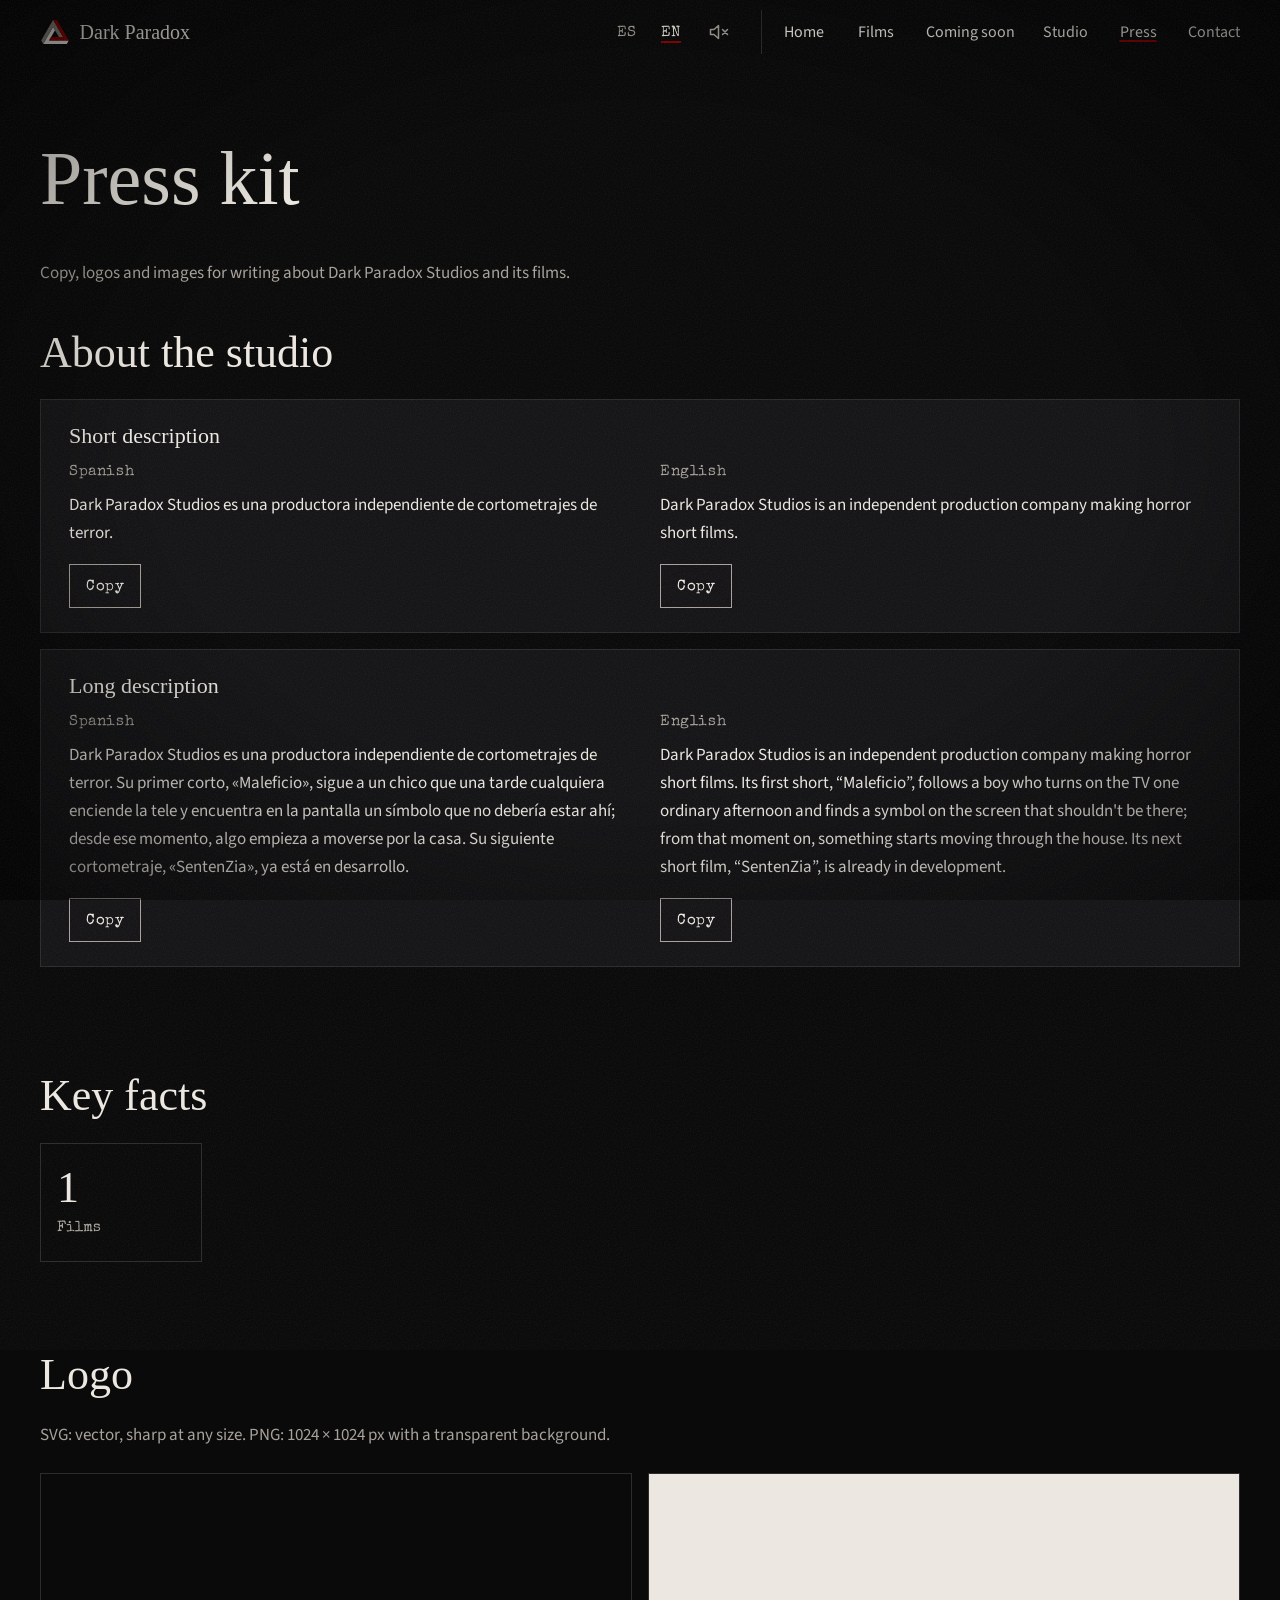
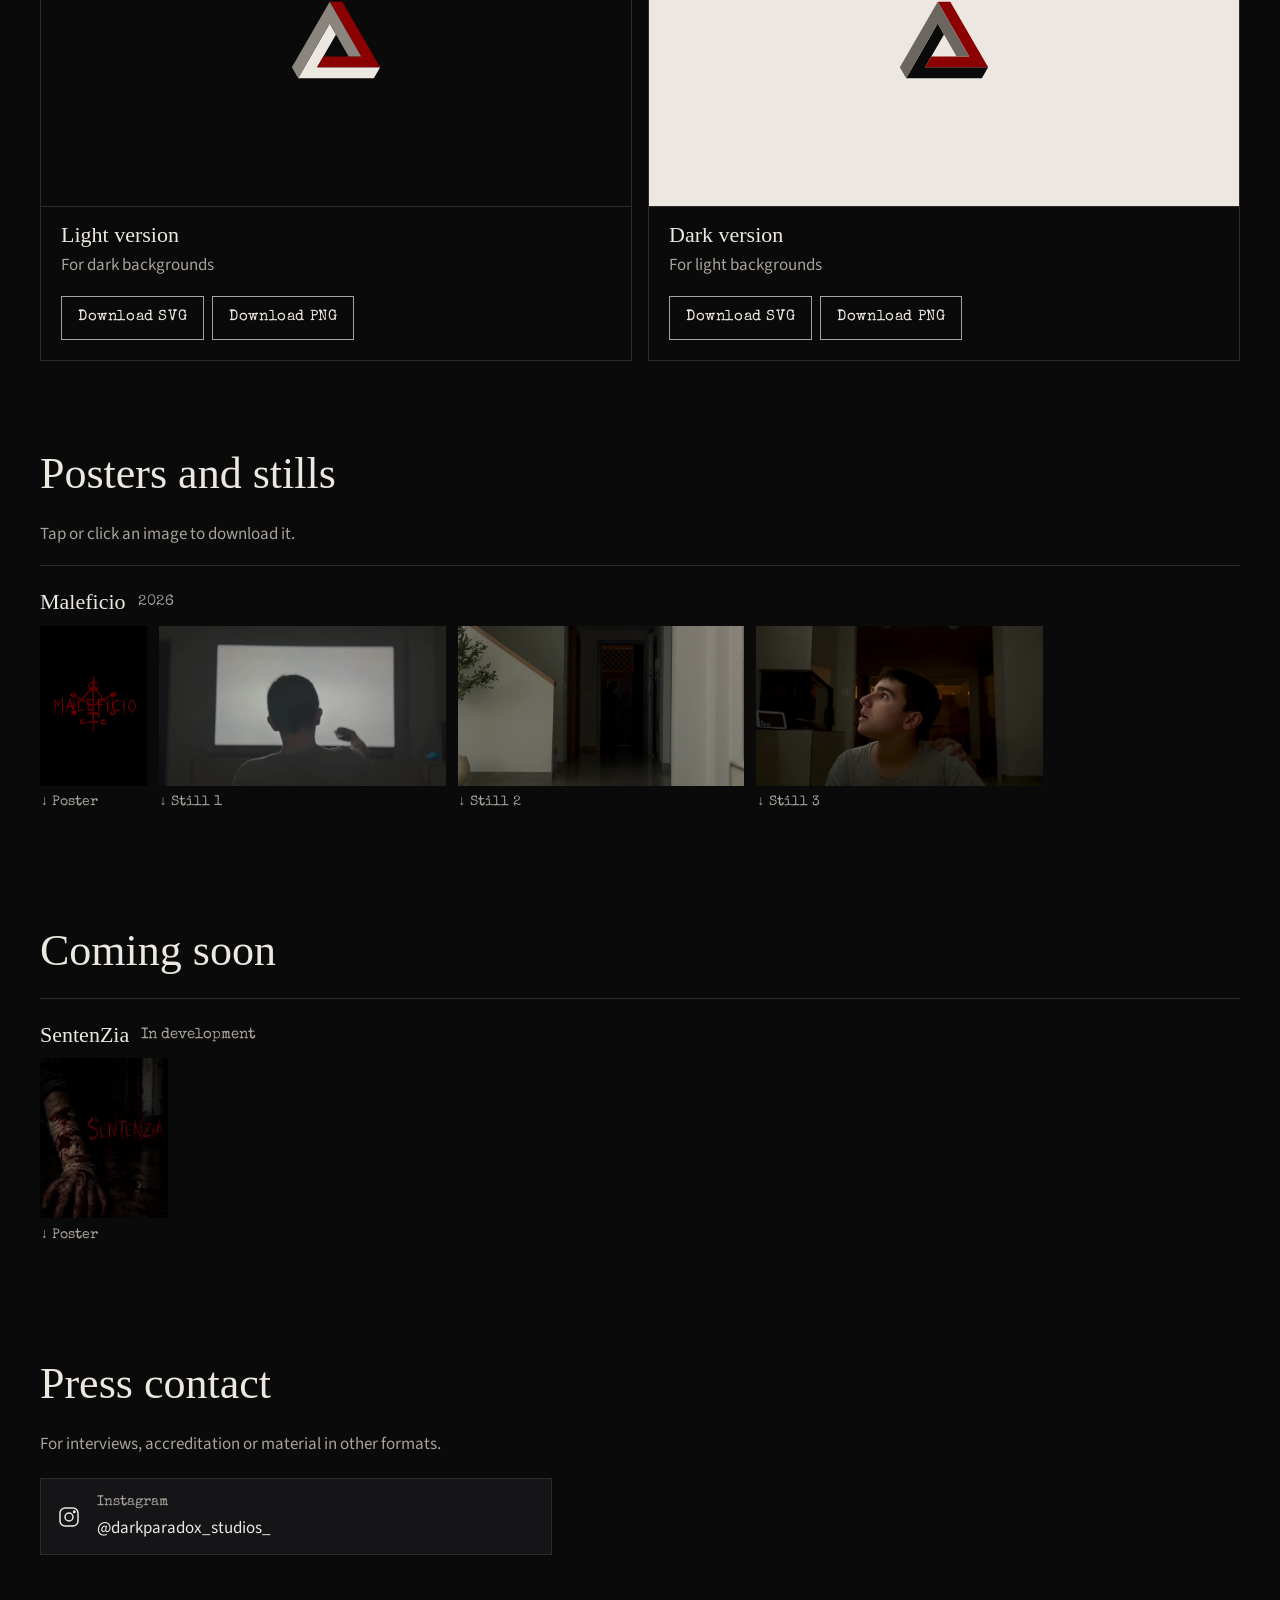
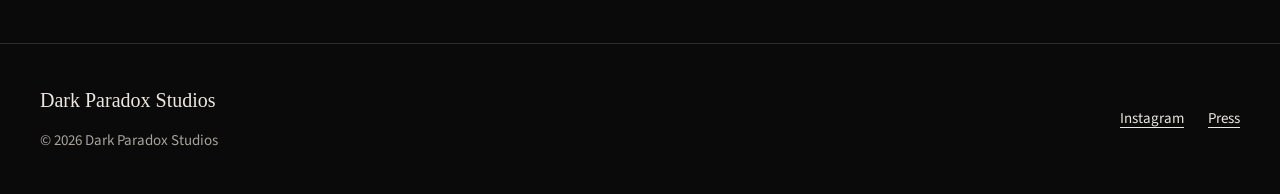
<file: prensa.html>
<!doctype html>
<html lang="es">
<head>
  <meta charset="utf-8">
  <meta name="viewport" content="width=device-width, initial-scale=1">
  <title data-i18n="prensa.tituloPagina">Prensa · Dark Paradox Studios</title>
  <meta name="description" data-i18n-content="prensa.descripcion" content="Press kit de Dark Paradox Studios: descripción del estudio, logotipos, pósters, fotogramas y contacto de prensa.">
  <meta name="theme-color" content="#0a0a0b">

  <!-- Open Graph: la imagen TIENE que ser una URL completa: si cambias de usuario o de repositorio, actualízala. -->
  <meta property="og:type" content="website">
  <meta property="og:site_name" content="Dark Paradox Studios">
  <meta property="og:locale" content="es_ES">
  <meta property="og:title" content="Prensa · Dark Paradox Studios">
  <meta property="og:description" content="Press kit de Dark Paradox Studios: descripción del estudio, logotipos, pósters, fotogramas y contacto de prensa.">
  <meta property="og:image" content="https://frxnker.github.io/DarkParadox/img/og-image.jpg">

  <link rel="icon" href="./img/favicon.svg" type="image/svg+xml">
  <link rel="icon" href="./img/favicon-32.png" sizes="32x32" type="image/png">
  <link rel="apple-touch-icon" href="./img/apple-touch-icon.png">

  <link rel="preconnect" href="https://fonts.googleapis.com">
  <link rel="preconnect" href="https://fonts.gstatic.com" crossorigin>
  <link rel="stylesheet" href="https://fonts.googleapis.com/css2?family=IM+Fell+English:ital@0;1&amp;family=Source+Sans+3:wght@400;600&amp;family=Special+Elite&amp;display=swap">
  <link rel="stylesheet" href="./css/styles.css">

  <script>document.documentElement.classList.add("js");</script>
  <script src="./js/data.js" defer></script>
  <script src="./js/i18n.js" defer></script>
  <script src="./js/main.js" defer></script>
</head>
<body>
  <a class="saltar" href="#contenido" data-i18n="comun.saltar">Saltar al contenido</a>

  <header class="cabecera">
    <a class="marca" href="./index.html" aria-label="Dark Paradox Studios, ir al inicio" data-i18n-aria-label="comun.marca">
      <img class="marca__icono" src="./img/logo.svg" alt="" width="30" height="30" loading="lazy">
      <span class="marca__texto glitch" data-texto="Dark Paradox">Dark Paradox</span>
    </a>

    <!-- Herramientas de la cabecera. Sin JavaScript no funcionarían, así que llevan
         el atributo hidden y main.js las muestra solo si el navegador las admite -->
    <div class="cabecera__herramientas">
      <!-- Selector de idioma. main.js marca el actual con aria-pressed y traduce la página -->
      <div class="idioma" role="group" aria-label="Idioma" data-i18n-aria-label="idioma.grupo" hidden>
        <button class="idioma__boton" type="button" data-idioma="es" lang="es" aria-label="Español" aria-pressed="true">ES</button>
        <button class="idioma__boton" type="button" data-idioma="en" lang="en" aria-label="English" aria-pressed="false">EN</button>
      </div>

      <!-- Sonido ambiente: apagado por defecto. main.js lo genera con la Web Audio API -->
      <button class="sonido-boton" type="button" aria-pressed="false" aria-label="Sonido ambiente" title="Sonido ambiente" data-i18n-aria-label="sonido.nombre" data-i18n-title="sonido.nombre" hidden>
        <svg class="sonido-boton__icono" viewBox="0 0 24 24" fill="none" stroke="currentColor" stroke-width="1.5" stroke-linecap="round" stroke-linejoin="round" aria-hidden="true">
          <path d="M3.5 9.5h3.5l4.5-4v13l-4.5-4H3.5z"/>
          <path class="sonido-boton__ondas" d="M15 9.2a4 4 0 0 1 0 5.6M17.8 6.5a8 8 0 0 1 0 11"/>
          <path class="sonido-boton__mudo" d="m15.5 9.5 5 5m0-5-5 5"/>
        </svg>
      </button>
    </div>

    <button class="menu-boton" type="button" aria-expanded="false" aria-controls="menu-principal" aria-label="Abrir menú" data-i18n-aria-label="menu.abrir">
      <span class="menu-boton__barras" aria-hidden="true"></span>
    </button>

    <nav class="menu" id="menu-principal" aria-label="Principal" data-i18n-aria-label="menu.nombre">
      <ul class="menu__lista">
        <li><a href="./index.html" data-i18n="menu.inicio">Inicio</a></li>
        <li><a href="./cortos.html" data-i18n="menu.cortos">Cortos</a></li>
        <li><a href="./proximamente.html" data-i18n="menu.proximamente">Próximamente</a></li>
        <li><a href="./estudio.html" data-i18n="menu.estudio">Estudio</a></li>
        <li><a href="./prensa.html" aria-current="page" data-i18n="menu.prensa">Prensa</a></li>
        <li><a href="./contacto.html" data-i18n="menu.contacto">Contacto</a></li>
      </ul>
    </nav>
  </header>

  <main id="contenido" tabindex="-1">
    <div class="contenedor">
      <div class="cabecera-pagina">
        <h1 data-i18n="prensa.titulo">Prensa</h1>
        <p class="texto-ancho texto-secundario" data-i18n="prensa.intro">
          Textos, logotipos e imágenes para escribir sobre Dark Paradox Studios y sus cortos.
        </p>
      </div>

      <!-- Descripción corta y larga, en español y en inglés. Se rellenan desde
           ESTUDIO, en js/data.js -->
      <section class="prensa__bloque" aria-labelledby="prensa-sobre">
        <h2 id="prensa-sobre" data-i18n="prensa.sobre">Sobre el estudio</h2>
        <div id="prensa-descripciones">
          <noscript><p>Para ver las descripciones necesitas activar JavaScript.</p></noscript>
        </div>
      </section>

      <!-- Fundación (ESTUDIO), ciudad (CONTACTO) y número de cortos y festivales
           (se cuentan solos a partir de SHORTS). Solo aparecen los que tienen dato. -->
      <section class="prensa__bloque" aria-labelledby="prensa-datos-titulo">
        <h2 id="prensa-datos-titulo" data-i18n="prensa.datos">Datos clave</h2>
        <div id="prensa-datos"></div>
      </section>

      <!-- Logotipos. Los archivos están en img/prensa/. Para usar otro logo, sustitúyelos
           manteniendo los mismos nombres. -->
      <section class="prensa__bloque" aria-labelledby="prensa-logo">
        <h2 id="prensa-logo" data-i18n="prensa.logo">Logotipo</h2>
        <p class="texto-secundario" data-i18n="prensa.logoTexto">
          SVG: vectorial, se ve nítido a cualquier tamaño. PNG: 1024 × 1024 px con fondo transparente.
        </p>
        <ul class="logos">
          <li class="logo-descarga">
            <div class="logo-descarga__muestra">
              <img src="./img/prensa/logo-claro.svg" alt="" width="96" height="96" loading="lazy">
            </div>
            <div class="logo-descarga__info">
              <h3 id="logo-claro" data-i18n="prensa.logoClaro">Versión clara</h3>
              <p class="texto-secundario" data-i18n="prensa.paraOscuros">Para fondos oscuros</p>
              <div class="logo-descarga__botones">
                <a class="boton boton--secundario boton--pequeno" href="./img/prensa/logo-claro.svg"
                   download="dark-paradox-logo-claro.svg" aria-describedby="logo-claro" data-i18n="prensa.descargarSvg">Descargar SVG</a>
                <a class="boton boton--secundario boton--pequeno" href="./img/prensa/logo-claro.png"
                   download="dark-paradox-logo-claro.png" aria-describedby="logo-claro" data-i18n="prensa.descargarPng">Descargar PNG</a>
              </div>
            </div>
          </li>
          <li class="logo-descarga">
            <div class="logo-descarga__muestra logo-descarga__muestra--clara">
              <img src="./img/prensa/logo-oscuro.svg" alt="" width="96" height="96" loading="lazy">
            </div>
            <div class="logo-descarga__info">
              <h3 id="logo-oscuro" data-i18n="prensa.logoOscuro">Versión oscura</h3>
              <p class="texto-secundario" data-i18n="prensa.paraClaros">Para fondos claros</p>
              <div class="logo-descarga__botones">
                <a class="boton boton--secundario boton--pequeno" href="./img/prensa/logo-oscuro.svg"
                   download="dark-paradox-logo-oscuro.svg" aria-describedby="logo-oscuro" data-i18n="prensa.descargarSvg">Descargar SVG</a>
                <a class="boton boton--secundario boton--pequeno" href="./img/prensa/logo-oscuro.png"
                   download="dark-paradox-logo-oscuro.png" aria-describedby="logo-oscuro" data-i18n="prensa.descargarPng">Descargar PNG</a>
              </div>
            </div>
          </li>
        </ul>
      </section>

      <!-- Pósters y fotogramas de cada corto, sacados de SHORTS (js/data.js) -->
      <section class="prensa__bloque" aria-labelledby="prensa-imagenes">
        <h2 id="prensa-imagenes" data-i18n="prensa.imagenes">Pósters y fotogramas</h2>
        <p class="texto-secundario" data-i18n="prensa.imagenesTexto">Toca o haz clic en una imagen para descargarla.</p>
        <div id="prensa-galeria">
          <noscript><p>Para ver las imágenes necesitas activar JavaScript.</p></noscript>
        </div>
      </section>

      <!-- Próximo corto: su póster para descargar, sacado de PROXIMO (js/data.js).
           Solo aparece si PROXIMO tiene título y póster. -->
      <section class="prensa__bloque" aria-labelledby="prensa-proximo" data-proximo-si-hay="imagen" hidden>
        <h2 id="prensa-proximo" data-i18n="menu.proximamente">Próximamente</h2>
        <div id="prensa-proximo-galeria"></div>
      </section>

      <!-- Contacto de prensa: usa emailPrensa de CONTACTO (js/data.js) o, si está
           vacío, el email general. El email y el WhatsApp solo aparecen si están rellenos. -->
      <section class="prensa__bloque" aria-labelledby="prensa-contacto">
        <h2 id="prensa-contacto" data-i18n="prensa.contacto">Contacto de prensa</h2>
        <p class="texto-secundario" data-i18n="prensa.contactoTexto">
          Para entrevistas, acreditaciones o material en otra resolución.
        </p>
        <ul class="canales prensa__canales">
          <li data-si-hay="prensa" hidden>
            <a class="canal" data-contacto="prensa">
              <svg class="canal__icono" viewBox="0 0 24 24" fill="none" stroke="currentColor" stroke-width="1.5" aria-hidden="true">
                <rect x="3" y="5" width="18" height="14"/>
                <path d="m3 6 9 7 9-7"/>
              </svg>
              <span>
                <span class="canal__tipo">Email</span>
                <span class="canal__valor" data-valor-prensa></span>
              </span>
            </a>
          </li>

          <li data-si-hay="whatsapp" hidden>
            <a class="canal" data-contacto="whatsapp" target="_blank" rel="noopener noreferrer">
              <svg class="canal__icono" viewBox="0 0 24 24" fill="none" stroke="currentColor" stroke-width="1.5" aria-hidden="true">
                <path d="M4 20.5 5.3 16A8.5 8.5 0 1 1 8.4 19z"/>
              </svg>
              <span>
                <span class="canal__tipo">WhatsApp</span>
                <span class="canal__valor" data-i18n="contacto.abrirConversacion">Abrir conversación</span>
              </span>
            </a>
          </li>

          <li>
            <a class="canal" href="https://www.instagram.com/darkparadox_studios_/" target="_blank" rel="noopener noreferrer">
              <svg class="canal__icono" viewBox="0 0 24 24" fill="none" stroke="currentColor" stroke-width="1.5" aria-hidden="true">
                <rect x="3" y="3" width="18" height="18" rx="5"/>
                <circle cx="12" cy="12" r="4"/>
                <circle cx="17.25" cy="6.75" r="0.75" fill="currentColor"/>
              </svg>
              <span>
                <span class="canal__tipo">Instagram</span>
                <span class="canal__valor">@darkparadox_studios_</span>
              </span>
            </a>
          </li>
        </ul>
      </section>
    </div>
  </main>

  <footer class="pie">
    <div class="contenedor pie__interior">
      <p class="pie__marca">Dark Paradox Studios</p>
      <nav class="pie__redes" aria-label="Redes, contacto y prensa" data-i18n-aria-label="pie.redes">
        <a href="https://www.instagram.com/darkparadox_studios_/" target="_blank" rel="noopener noreferrer">Instagram</a>
        <a data-contacto="email" hidden>Email</a>
        <a data-contacto="whatsapp" target="_blank" rel="noopener noreferrer" hidden>WhatsApp</a>
        <a href="./prensa.html" data-i18n="menu.prensa">Prensa</a>
      </nav>
      <p data-ciudad hidden></p>
      <p>© <span data-anio>2026</span> Dark Paradox Studios</p>
    </div>
  </footer>
</body>
</html>
</file>
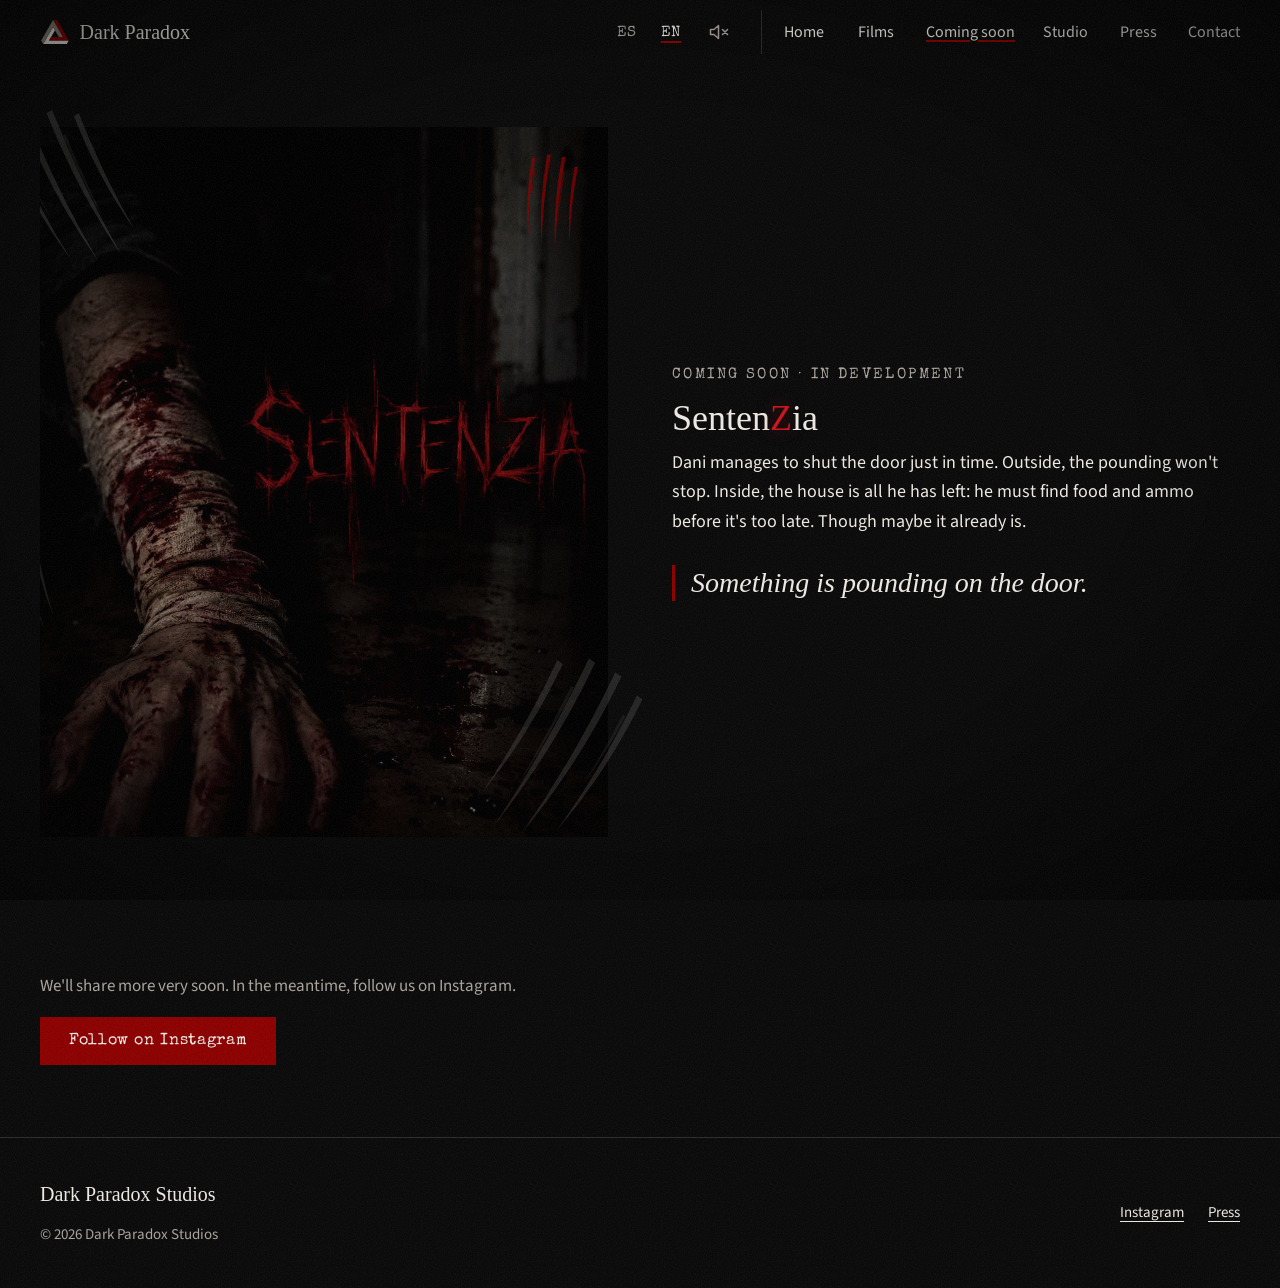
<file: proximamente.html>
<!doctype html>
<html lang="es">
<head>
  <meta charset="utf-8">
  <meta name="viewport" content="width=device-width, initial-scale=1">
  <title data-i18n="proximamente.tituloPagina">Próximamente · Dark Paradox Studios</title>
  <meta name="description" data-i18n-content="proximamente.descripcion" content="El próximo cortometraje de terror de Dark Paradox Studios.">
  <meta name="theme-color" content="#0a0a0b">

  <!-- Open Graph: la imagen TIENE que ser una URL completa: si cambias de usuario o de repositorio, actualízala.
       Aquí es el póster del próximo corto (PROXIMO.imagen en js/data.js): las redes no ejecutan
       JavaScript, así que si cambia el próximo corto hay que cambiar a mano el título y la imagen. -->
  <meta property="og:type" content="website">
  <meta property="og:site_name" content="Dark Paradox Studios">
  <meta property="og:locale" content="es_ES">
  <meta property="og:title" content="SentenZia · Próximamente · Dark Paradox Studios">
  <meta property="og:description" content="El próximo cortometraje de terror de Dark Paradox Studios.">
  <meta property="og:image" content="https://frxnker.github.io/DarkParadox/img/sentenzia/poster.jpg">
  <meta property="og:image:width" content="1122">
  <meta property="og:image:height" content="1402">
  <meta property="og:image:alt" content="Póster de SentenZia: un brazo vendado y ensangrentado se apoya en el suelo junto al título en rojo">

  <link rel="icon" href="./img/favicon.svg" type="image/svg+xml">
  <link rel="icon" href="./img/favicon-32.png" sizes="32x32" type="image/png">
  <link rel="apple-touch-icon" href="./img/apple-touch-icon.png">

  <link rel="preconnect" href="https://fonts.googleapis.com">
  <link rel="preconnect" href="https://fonts.gstatic.com" crossorigin>
  <link rel="stylesheet" href="https://fonts.googleapis.com/css2?family=IM+Fell+English:ital@0;1&amp;family=Source+Sans+3:wght@400;600&amp;family=Special+Elite&amp;display=swap">
  <link rel="stylesheet" href="./css/styles.css">

  <script>document.documentElement.classList.add("js");</script>
  <script src="./js/data.js" defer></script>
  <script src="./js/i18n.js" defer></script>
  <script src="./js/main.js" defer></script>
</head>
<body>
  <a class="saltar" href="#contenido" data-i18n="comun.saltar">Saltar al contenido</a>

  <header class="cabecera">
    <a class="marca" href="./index.html" aria-label="Dark Paradox Studios, ir al inicio" data-i18n-aria-label="comun.marca">
      <img class="marca__icono" src="./img/logo.svg" alt="" width="30" height="30" loading="lazy">
      <span class="marca__texto glitch" data-texto="Dark Paradox">Dark Paradox</span>
    </a>

    <!-- Herramientas de la cabecera. Sin JavaScript no funcionarían, así que llevan
         el atributo hidden y main.js las muestra solo si el navegador las admite -->
    <div class="cabecera__herramientas">
      <!-- Selector de idioma. main.js marca el actual con aria-pressed y traduce la página -->
      <div class="idioma" role="group" aria-label="Idioma" data-i18n-aria-label="idioma.grupo" hidden>
        <button class="idioma__boton" type="button" data-idioma="es" lang="es" aria-label="Español" aria-pressed="true">ES</button>
        <button class="idioma__boton" type="button" data-idioma="en" lang="en" aria-label="English" aria-pressed="false">EN</button>
      </div>

      <!-- Sonido ambiente: apagado por defecto. main.js lo genera con la Web Audio API -->
      <button class="sonido-boton" type="button" aria-pressed="false" aria-label="Sonido ambiente" title="Sonido ambiente" data-i18n-aria-label="sonido.nombre" data-i18n-title="sonido.nombre" hidden>
        <svg class="sonido-boton__icono" viewBox="0 0 24 24" fill="none" stroke="currentColor" stroke-width="1.5" stroke-linecap="round" stroke-linejoin="round" aria-hidden="true">
          <path d="M3.5 9.5h3.5l4.5-4v13l-4.5-4H3.5z"/>
          <path class="sonido-boton__ondas" d="M15 9.2a4 4 0 0 1 0 5.6M17.8 6.5a8 8 0 0 1 0 11"/>
          <path class="sonido-boton__mudo" d="m15.5 9.5 5 5m0-5-5 5"/>
        </svg>
      </button>
    </div>

    <button class="menu-boton" type="button" aria-expanded="false" aria-controls="menu-principal" aria-label="Abrir menú" data-i18n-aria-label="menu.abrir">
      <span class="menu-boton__barras" aria-hidden="true"></span>
    </button>

    <nav class="menu" id="menu-principal" aria-label="Principal" data-i18n-aria-label="menu.nombre">
      <ul class="menu__lista">
        <li><a href="./index.html" data-i18n="menu.inicio">Inicio</a></li>
        <li><a href="./cortos.html" data-i18n="menu.cortos">Cortos</a></li>
        <li><a href="./proximamente.html" aria-current="page" data-i18n="menu.proximamente">Próximamente</a></li>
        <li><a href="./estudio.html" data-i18n="menu.estudio">Estudio</a></li>
        <li><a href="./prensa.html" data-i18n="menu.prensa">Prensa</a></li>
        <li><a href="./contacto.html" data-i18n="menu.contacto">Contacto</a></li>
      </ul>
    </nav>
  </header>

  <main id="contenido" tabindex="-1">
    <!-- Todo lo marcado con data-proximo sale de PROXIMO, en js/data.js: no hay que
         tocar este archivo para cambiar el próximo corto. main.js rellena cada dato y
         deja oculto (hidden) lo que esté vacío. Sin título no se muestra este bloque. -->

    <!-- Dibujo de unas garras que se reutiliza en los arañazos del póster -->
    <svg class="oculto-visual" aria-hidden="true" focusable="false">
      <symbol id="garras" viewBox="0 0 200 300">
        <path d="M28 40Q36 150 70 250 44 148 37 38Z"/>
        <path d="M66 22Q74 150 112 270 84 148 76 20Z"/>
        <path d="M106 18Q114 150 150 272 124 148 116 16Z"/>
        <path d="M146 36Q152 140 182 238 161 138 155 34Z"/>
        <path d="M41 70Q47 130 61 182 50 128 45 69Z" opacity=".55"/>
        <path d="M120 60Q127 140 141 214 131 138 124 59Z" opacity=".55"/>
      </symbol>
    </svg>

    <!-- El póster es la pieza principal: en el móvil, a todo el ancho y el texto debajo;
         en escritorio, el póster a un lado y el texto al otro. Se muestra siempre entero
         (proporción 4:5), entra con un fundido desde negro y, cada pocos segundos, da un
         pequeño sacudón, como una puerta que aporrean, bajo un viñeteado que respira.
         Sin movimiento si el sistema pide reducirlo. Estilos: css/styles.css, sección
         "Próximamente". Si PROXIMO no tiene póster, queda solo el texto con el título en grande. -->
    <section class="proximo" data-proximo-si-hay="titulo" hidden>
      <div class="proximo__poster" data-proximo-si-hay="imagen" hidden>
        <div class="proximo__marco">
          <!-- data-proximo-alt: el texto alternativo sale de PROXIMO.imagenAlt -->
          <img class="proximo__imagen" data-proximo="imagen" data-proximo-alt alt="" width="1122" height="1402" hidden>
          <div class="proximo__aranazos" aria-hidden="true">
            <svg class="aranazo aranazo--1" viewBox="0 0 200 300" focusable="false"><use href="#garras"/></svg>
            <svg class="aranazo aranazo--2" viewBox="0 0 200 300" focusable="false"><use href="#garras"/></svg>
            <svg class="aranazo aranazo--3" viewBox="0 0 200 300" focusable="false"><use href="#garras"/></svg>
            <svg class="aranazo aranazo--4" viewBox="0 0 200 300" focusable="false"><use href="#garras"/></svg>
          </div>
        </div>
      </div>

      <div class="proximo__texto aparece">
        <p class="ficha-texto proximo__estado">
          <span data-i18n="menu.proximamente">Próximamente</span><span data-proximo-si-hay="estado" hidden> · <span data-proximo="estado" hidden></span></span>
        </p>
        <!-- El póster ya lleva el título, así que el h1 es discreto: está por accesibilidad y buscadores -->
        <h1 class="proximo__titulo" data-proximo="titulo" hidden></h1>
        <p class="proximo__sinopsis" data-proximo="sinopsis" hidden></p>
        <p class="proximo__frase" data-proximo="frase" hidden></p>
      </div>
    </section>

    <noscript>
      <div class="contenedor cabecera-pagina">
        <p>Para ver el próximo corto necesitas activar JavaScript.</p>
      </div>
    </noscript>

    <section class="seccion seccion--corta">
      <div class="contenedor">
        <!-- Cuenta atrás: solo aparece si PROXIMO.fecha tiene una fecha válida -->
        <div class="proximo__cuenta" data-proximo-si-hay="fecha" hidden>
          <h2 class="aparece" data-i18n="proximamente.faltan">Faltan</h2>
          <div class="cuenta-atras aparece" id="cuenta-atras"
               role="timer" aria-label="Tiempo que falta para el estreno" data-i18n-aria-label="proximamente.tiempo">
            <div class="cuenta-atras__celda">
              <span class="cuenta-atras__numero" data-unidad="dias">--</span>
              <span class="cuenta-atras__unidad" data-i18n="proximamente.dias">días</span>
            </div>
            <div class="cuenta-atras__celda">
              <span class="cuenta-atras__numero" data-unidad="horas">--</span>
              <span class="cuenta-atras__unidad" data-i18n="proximamente.horas">horas</span>
            </div>
            <div class="cuenta-atras__celda">
              <span class="cuenta-atras__numero" data-unidad="minutos">--</span>
              <span class="cuenta-atras__unidad" data-i18n="proximamente.minutos">min</span>
            </div>
            <div class="cuenta-atras__celda">
              <span class="cuenta-atras__numero" data-unidad="segundos">--</span>
              <span class="cuenta-atras__unidad" data-i18n="proximamente.segundos">seg</span>
            </div>
          </div>
        </div>

        <p class="texto-ancho texto-secundario aparece" data-i18n="proximamente.texto">
          Contaremos más muy pronto. Mientras tanto, síguenos en Instagram.
        </p>
        <a class="boton aparece" href="https://www.instagram.com/darkparadox_studios_/" target="_blank" rel="noopener noreferrer" data-i18n="proximamente.instagram">Seguir en Instagram</a>
      </div>
    </section>
  </main>

  <footer class="pie">
    <div class="contenedor pie__interior">
      <p class="pie__marca">Dark Paradox Studios</p>
      <nav class="pie__redes" aria-label="Redes, contacto y prensa" data-i18n-aria-label="pie.redes">
        <a href="https://www.instagram.com/darkparadox_studios_/" target="_blank" rel="noopener noreferrer">Instagram</a>
        <a data-contacto="email" hidden>Email</a>
        <a data-contacto="whatsapp" target="_blank" rel="noopener noreferrer" hidden>WhatsApp</a>
        <a href="./prensa.html" data-i18n="menu.prensa">Prensa</a>
      </nav>
      <p data-ciudad hidden></p>
      <p>© <span data-anio>2026</span> Dark Paradox Studios</p>
    </div>
  </footer>
</body>
</html>
</file>
<file: css/styles.css>
/* ==========================================================================
   DARK PARADOX STUDIOS · HOJA DE ESTILOS

   Mobile-first: los estilos base son para el móvil (375 px) y las media
   queries del final de cada bloque añaden cambios para pantallas mayores.

   ÍNDICE
   1.  Variables
   2.  Base
   3.  Utilidades
   4.  Efectos (grano, viñeteado, parpadeo, glitch, fundidos, apariciones)
   5.  Cabecera y menú
   6.  Botones y enlaces
   7.  Pie
   8.  Inicio
   9.  Listado de cortos
   10. Detalle de corto
   11. Lightbox
   12. Próximamente
   13. Estudio
   14. Contacto
   15. Página 404 y mensajes temáticos
   16. Prensa
   17. Movimiento reducido
   ========================================================================== */


/* 1. VARIABLES
   -------------------------------------------------------------------------- */
:root {
  /* Colores */
  --negro: #0a0a0b;
  --negro-suave: #151517;
  --linea: #2c2c2f;
  --blanco-roto: #ece8e1;
  --gris: #a8a29a;
  /* El rojo solo tiene un contraste de 2:1 sobre el negro, así que nunca se usa
     para texto sobre el fondo: solo como relleno, borde o decoración. */
  --sangre: #8b0000;
  /* Rojo más vivo, solo para letras sueltas de títulos de 24 px o más (la Z de
     SentenZia): 3,4:1 sobre el negro, por encima del 3:1 que piden las pautas
     de accesibilidad para el texto grande. */
  --sangre-viva: #c8161d;

  /* Tipografías, con fuentes de respaldo por si Google Fonts no carga */
  --fuente-titulos: "IM Fell English", "Iowan Old Style", Georgia, "Times New Roman", serif;
  --fuente-texto: "Source Sans 3", "Segoe UI", Roboto, "Helvetica Neue", Arial, sans-serif;
  --fuente-ficha: "Special Elite", "Courier New", Courier, monospace;

  /* Medidas */
  --margen: 1.25rem;
  --ancho-max: 80rem;
  --ancho-texto: 42rem;
  --alto-cabecera: 4rem;
  --tactil: 2.75rem; /* 44 px: tamaño mínimo cómodo para el dedo */

  /* Movimiento */
  --suave: 300ms ease;
}


/* 2. BASE
   -------------------------------------------------------------------------- */
*,
*::before,
*::after {
  box-sizing: border-box;
}

/* El atributo hidden debe ganar siempre, aunque el elemento tenga display: flex */
[hidden] {
  display: none !important;
}

html {
  background: var(--negro);
  color-scheme: dark;
  -webkit-text-size-adjust: 100%;
  /* Deja sitio a la cabecera fija al saltar a un ancla como #trailer */
  scroll-padding-top: calc(var(--alto-cabecera) + 1rem);
}

html.sin-scroll {
  overflow: hidden;
}

body {
  display: flex;
  flex-direction: column;
  min-height: 100vh;
  min-height: 100svh;
  margin: 0;
  background: var(--negro);
  color: var(--blanco-roto);
  font-family: var(--fuente-texto);
  font-size: 1.0625rem;
  line-height: 1.65;
  /* Fundido desde negro al entrar en cada página */
  animation: entrada-desde-negro 700ms ease-out backwards;
  transition: opacity 280ms ease;
}

main {
  flex: 1;
  /* Evita que la cabecera fija tape el principio del contenido */
  padding-top: var(--alto-cabecera);
}

main:focus {
  outline: none;
}

/* En estas páginas la primera sección va a pantalla completa, bajo la cabecera */
.pagina-hero main {
  padding-top: 0;
}

h1,
h2,
h3 {
  margin: 0 0 0.5em;
  font-family: var(--fuente-titulos);
  font-weight: 400; /* IM Fell solo tiene un peso: así no se fuerza una negrita falsa */
  line-height: 1.12;
  text-wrap: balance;
}

h1 {
  font-size: clamp(2.5rem, 11vw, 4.75rem);
}

h2 {
  font-size: clamp(1.875rem, 7vw, 2.75rem);
}

h3 {
  font-size: 1.375rem;
}

p {
  margin: 0 0 1em;
}

img,
video,
iframe {
  display: block;
  max-width: 100%;
}

img {
  height: auto;
}

ul {
  margin: 0;
  padding: 0;
  list-style: none;
}

a {
  color: inherit;
}

/* El foco de teclado es blanco porque el rojo no se vería sobre el negro */
:focus-visible {
  outline: 2px solid var(--blanco-roto);
  outline-offset: 3px;
}


/* 3. UTILIDADES
   -------------------------------------------------------------------------- */
.contenedor {
  width: min(100% - 2 * var(--margen), var(--ancho-max));
  margin-inline: auto;
}

.seccion {
  padding-block: clamp(3.5rem, 12vw, 7rem);
}

.seccion--corta {
  padding-block: clamp(2.5rem, 8vw, 4.5rem);
}

.texto-ancho {
  max-width: var(--ancho-texto);
}

.texto-secundario {
  color: var(--gris);
}

/* Etiquetas tipo ficha de archivo: año, duración, antetítulos… */
.ficha-texto {
  margin: 0 0 0.75rem;
  color: var(--gris);
  font-family: var(--fuente-ficha);
  font-size: 0.9375rem;
  letter-spacing: 0.04em;
}

/* Letras resaltadas en rojo dentro de un título (PROXIMO.resaltar en data.js) */
.resalte {
  color: var(--sangre-viva);
  text-shadow: 0 0 0.4em rgba(139, 0, 0, 0.6);
}

/* Marca la tarjeta del próximo corto al final del listado */
.etiqueta-proxima {
  display: inline-block;
  padding: 0.2rem 0.6rem;
  border: 1px solid var(--gris);
  background: rgba(10, 10, 11, 0.85);
  color: var(--blanco-roto);
  font-family: var(--fuente-ficha);
  font-size: 0.8125rem;
  letter-spacing: 0.08em;
  text-transform: uppercase;
}

/* Marca el corto más reciente. Texto blanco roto sobre el rojo: contraste de 8:1 */
.etiqueta-nuevo {
  display: inline-block;
  padding: 0.2rem 0.6rem;
  background: var(--sangre);
  color: var(--blanco-roto);
  font-family: var(--fuente-ficha);
  font-size: 0.8125rem;
  letter-spacing: 0.08em;
  text-transform: uppercase;
}

/* Aviso breve abajo de la pantalla ("Enlace copiado"). main.js lo crea y lo muestra. */
.aviso-flotante {
  position: fixed;
  bottom: 1.5rem;
  left: 50%;
  z-index: 300;
  width: max-content;
  max-width: calc(100% - 2 * var(--margen));
  margin: 0;
  padding: 0.75rem 1.25rem;
  border: 1px solid var(--linea);
  border-left: 3px solid var(--sangre);
  background: var(--negro-suave);
  color: var(--blanco-roto);
  font-family: var(--fuente-ficha);
  font-size: 0.9375rem;
  opacity: 0;
  transform: translate(-50%, 0.5rem);
  pointer-events: none;
  transition: opacity var(--suave), transform var(--suave);
}

.aviso-flotante.visible {
  opacity: 1;
  transform: translate(-50%, 0);
}

/* Oculto a la vista, pero accesible para los lectores de pantalla */
.oculto-visual {
  position: absolute;
  width: 1px;
  height: 1px;
  overflow: hidden;
  clip-path: inset(50%);
  white-space: nowrap;
}

/* Enlace "Saltar al contenido": solo aparece al llegar con el tabulador */
.saltar {
  position: fixed;
  top: 0.5rem;
  left: 0.5rem;
  z-index: 200;
  display: inline-flex;
  align-items: center;
  min-height: var(--tactil);
  padding-inline: 1rem;
  background: var(--blanco-roto);
  color: var(--negro);
  transform: translateY(-200%);
}

.saltar:focus {
  transform: none;
}


/* 4. EFECTOS
   -------------------------------------------------------------------------- */

/* Grano de película: ruido generado con un SVG incrustado, sin pedir ningún archivo.
   Se mueve a saltos para imitar la proyección. pointer-events: none deja pulsar debajo. */
body::before {
  content: "";
  position: fixed;
  inset: -50%;
  z-index: 9000;
  background-image: url("data:image/svg+xml,%3Csvg xmlns='http://www.w3.org/2000/svg' width='240' height='240'%3E%3Cfilter id='g'%3E%3CfeTurbulence type='fractalNoise' baseFrequency='.85' numOctaves='2' stitchTiles='stitch'/%3E%3CfeColorMatrix values='0 0 0 0 1 0 0 0 0 1 0 0 0 0 1 0 0 0 1 -.25'/%3E%3C/filter%3E%3Crect width='100%25' height='100%25' filter='url(%23g)'/%3E%3C/svg%3E");
  opacity: 0.07;
  pointer-events: none;
  animation: grano 900ms steps(6) infinite;
  will-change: transform;
}

/* Viñeteado: oscurece los bordes de la pantalla */
body::after {
  content: "";
  position: fixed;
  inset: 0;
  z-index: 8998;
  background: radial-gradient(ellipse at center, transparent 55%, rgba(0, 0, 0, 0.55) 100%);
  pointer-events: none;
}

/* Parpadeo ocasional: una capa negra casi invisible que main.js activa de vez en
   cuando. Son dos bajadas muy leves en casi un segundo, por debajo del límite de
   tres destellos por segundo que marcan las pautas de accesibilidad. */
.parpadeo {
  position: fixed;
  inset: 0;
  z-index: 8999;
  background: #000;
  opacity: 0;
  pointer-events: none;
}

.parpadeo.activo {
  animation: parpadeo 900ms linear;
}

/* Glitch: dos copias del texto (una roja y una gris) que saltan un instante.
   El texto se copia del atributo data-texto del HTML. */
.glitch {
  position: relative;
  display: inline-block;
}

.glitch::before,
.glitch::after {
  content: attr(data-texto);
  position: absolute;
  top: 0;
  left: 0;
  width: 100%;
  opacity: 0;
  pointer-events: none;
}

.glitch::before {
  color: var(--sangre);
  animation: glitch-a 9s steps(1) infinite;
}

.glitch::after {
  color: var(--gris);
  animation: glitch-b 9s steps(1) infinite;
}

/* Fundido a negro al cambiar de página (main.js añade la clase) */
body.saliendo {
  opacity: 0;
}

/* Intro de cine: main.js la crea la primera vez que se entra en la web en cada
   sesión. Queda por debajo del grano y del viñeteado, que así también se ven
   sobre ella. Calendario: el logo parpadea entre 0,25 y 1,55 s, se queda quieto
   y la capa negra se funde entre 2,1 y 2,8 s. En total, menos de 3 segundos. */
.intro {
  position: fixed;
  inset: 0;
  z-index: 8990;
  display: grid;
  place-items: center;
  padding: var(--margen);
  background: #000;
  text-align: center;
  cursor: pointer;
  animation: intro-salida 700ms ease-in 2.1s forwards;
}

/* Halo de luz del proyector sobre la pantalla, que parpadea a la vez que el logo */
.intro::before {
  content: "";
  position: absolute;
  inset: 0;
  background: radial-gradient(circle at 50% 45%, rgba(236, 232, 225, 0.09), transparent 50%);
  opacity: 0;
  animation: proyector 1.3s linear 250ms forwards;
}

.intro__contenido {
  position: relative;
  opacity: 0;
  animation:
    proyector 1.3s linear 250ms forwards,
    enfoque 1.3s ease-out 250ms backwards,
    vaiven 480ms steps(1) infinite;
}

.intro__logo {
  width: 6.5rem;
  height: 6.5rem;
  margin: 0 auto 1.25rem;
}

.intro__marca {
  margin: 0;
  font-family: var(--fuente-titulos);
  font-size: clamp(2.5rem, 12vw, 4rem);
  line-height: 1;
}

.intro__marca span {
  display: block;
  margin-top: 0.8rem;
  color: var(--gris);
  font-family: var(--fuente-ficha);
  font-size: 0.9375rem;
  letter-spacing: 0.5em;
  text-indent: 0.5em;
  text-transform: uppercase;
}

/* Al tocar la pantalla o pulsar una tecla, la intro se funde enseguida */
.intro.intro--saltando {
  pointer-events: none;
  animation: intro-salto 300ms ease forwards;
}

/* Aparición al hacer scroll. Solo se oculta si hay JavaScript (clase .js en <html>);
   así, sin JavaScript, todo el contenido sigue siendo visible. */
.js .aparece {
  opacity: 0;
  transform: translateY(1.25rem);
  transition: opacity 900ms ease, transform 900ms ease;
}

.js .aparece.visible {
  opacity: 1;
  transform: none;
}

@keyframes entrada-desde-negro {
  from {
    opacity: 0;
  }
}

@keyframes grano {
  0%   { transform: translate(0, 0); }
  20%  { transform: translate(-3%, 2%); }
  40%  { transform: translate(2%, -4%); }
  60%  { transform: translate(-2%, 3%); }
  80%  { transform: translate(4%, -1%); }
  100% { transform: translate(0, 0); }
}

@keyframes parpadeo {
  0%, 25%, 55%, 100% { opacity: 0; }
  10% { opacity: 0.12; }
  38% { opacity: 0.18; }
}

@keyframes glitch-a {
  0%, 92%, 100% { opacity: 0; transform: none; clip-path: none; }
  93%   { opacity: 0.95; transform: translate(-3px, 1px); clip-path: inset(12% 0 58% 0); }
  94.5% { opacity: 0.95; transform: translate(3px, -1px); clip-path: inset(62% 0 10% 0); }
  96%   { opacity: 0.95; transform: translate(-2px, 0); clip-path: inset(38% 0 40% 0); }
  97%   { opacity: 0; }
}

@keyframes glitch-b {
  0%, 92.5%, 100% { opacity: 0; transform: none; clip-path: none; }
  93.5% { opacity: 0.6; transform: translate(3px, 0); clip-path: inset(55% 0 22% 0); }
  95%   { opacity: 0.6; transform: translate(-2px, 1px); clip-path: inset(8% 0 72% 0); }
  96%   { opacity: 0; }
}

/* Parpadeo de proyector: solo dos bajadas de luz en 1,3 segundos, por debajo del
   límite de tres destellos por segundo de las pautas de accesibilidad */
@keyframes proyector {
  0%        { opacity: 0; }
  12%       { opacity: 0.7; }
  22%       { opacity: 0.15; }
  40%       { opacity: 0.9; }
  52%       { opacity: 0.45; }
  70%, 100% { opacity: 1; }
}

/* El logo llega desenfocado, como cuando el proyeccionista ajusta la lente */
@keyframes enfoque {
  from { filter: blur(6px); scale: 1.04; }
  to   { filter: none; scale: 1; }
}

/* Pequeño temblor de la película al pasar por el proyector */
@keyframes vaiven {
  0%   { translate: 0 0; }
  25%  { translate: 0 -1px; }
  50%  { translate: 1px 1px; }
  75%  { translate: 0 1px; }
}

@keyframes intro-salida {
  to { opacity: 0; visibility: hidden; }
}

@keyframes intro-salto {
  to { opacity: 0; visibility: hidden; }
}


/* 5. CABECERA Y MENÚ
   -------------------------------------------------------------------------- */
.cabecera {
  position: fixed;
  inset: 0 0 auto;
  z-index: 100;
  display: flex;
  align-items: center;
  justify-content: space-between;
  height: var(--alto-cabecera);
  padding-inline: var(--margen);
  transition: background-color var(--suave);
}

/* Al bajar por la página, la cabecera gana un fondo para seguir siendo legible */
.cabecera.con-fondo {
  background: rgba(10, 10, 11, 0.94);
}

.marca {
  position: relative;
  z-index: 1;
  display: inline-flex;
  align-items: center;
  gap: 0.6rem;
  min-height: var(--tactil);
  font-family: var(--fuente-titulos);
  font-size: 1.25rem;
  text-decoration: none;
}

.marca__icono {
  width: 1.875rem;
  height: 1.875rem;
}

.marca__texto.glitch::before,
.marca__texto.glitch::after {
  animation-duration: 13s;
}

/* Pantallas más estrechas que el diseño base (375 px): la marca se encoge para
   que quepan el idioma, el sonido y el menú. Por debajo de 352 px solo queda el
   logo (el enlace sigue teniendo su aria-label). */
@media (max-width: 23.375rem) {
  .marca {
    gap: 0.45rem;
    font-size: 1.0625rem;
  }
}

@media (max-width: 22rem) {
  .marca__texto {
    display: none;
  }
}

/* Botones pequeños de la derecha (idioma y sonido). margin-left: auto los empuja
   hacia el botón del menú. Van por encima del menú desplegado, como la marca. */
.cabecera__herramientas {
  position: relative;
  z-index: 1;
  display: flex;
  align-items: center;
  gap: 0.25rem;
  margin-left: auto;
}

/* Botón del altavoz: 44 × 44 px. El icono cambia según aria-pressed */
.sonido-boton {
  display: grid;
  place-items: center;
  width: var(--tactil);
  height: var(--tactil);
  padding: 0;
  border: 0;
  background: none;
  color: var(--gris);
  cursor: pointer;
  transition: color var(--suave);
}

.sonido-boton[aria-pressed="true"],
.sonido-boton:hover {
  color: var(--blanco-roto);
}

.sonido-boton__icono {
  width: 1.5rem;
  height: 1.5rem;
}

/* Apagado: altavoz con una X. Encendido: altavoz con ondas. */
.sonido-boton[aria-pressed="false"] .sonido-boton__ondas,
.sonido-boton[aria-pressed="true"] .sonido-boton__mudo {
  display: none;
}

/* Selector ES / EN. El idioma actual va subrayado en rojo, como la página
   actual del menú. */
.idioma {
  display: flex;
}

.idioma__boton {
  display: grid;
  place-items: center;
  width: var(--tactil);
  height: var(--tactil);
  padding: 0;
  border: 0;
  background: none;
  color: var(--gris);
  font-family: var(--fuente-ficha);
  font-size: 0.9375rem;
  letter-spacing: 0.04em;
  text-decoration-thickness: 2px;
  text-underline-offset: 0.35em;
  cursor: pointer;
  transition: color var(--suave);
}

.idioma__boton:hover,
.idioma__boton[aria-pressed="true"] {
  color: var(--blanco-roto);
}

.idioma__boton[aria-pressed="true"] {
  text-decoration-line: underline;
  text-decoration-color: var(--sangre);
}

/* Botón hamburguesa: 48 × 48 px */
.menu-boton {
  position: relative;
  z-index: 1;
  display: grid;
  place-items: center;
  width: 3rem;
  height: 3rem;
  margin-right: -0.75rem;
  padding: 0;
  border: 0;
  background: none;
  color: var(--blanco-roto);
  cursor: pointer;
}

/* Las tres barras: la central es el propio span; las otras, sus pseudoelementos */
.menu-boton__barras,
.menu-boton__barras::before,
.menu-boton__barras::after {
  display: block;
  width: 1.5rem;
  height: 2px;
  background: currentColor;
  transition: transform var(--suave), background-color var(--suave);
}

.menu-boton__barras {
  position: relative;
}

.menu-boton__barras::before,
.menu-boton__barras::after {
  content: "";
  position: absolute;
  left: 0;
}

.menu-boton__barras::before {
  transform: translateY(-7px);
}

.menu-boton__barras::after {
  transform: translateY(7px);
}

/* Al abrir, las barras forman una X */
.menu-boton[aria-expanded="true"] .menu-boton__barras {
  background: transparent;
}

.menu-boton[aria-expanded="true"] .menu-boton__barras::before {
  transform: rotate(45deg);
}

.menu-boton[aria-expanded="true"] .menu-boton__barras::after {
  transform: rotate(-45deg);
}

/* Menú a pantalla completa en el móvil. visibility: hidden impide llegar a los
   enlaces con el tabulador mientras está cerrado. Si no cabe en vertical (un
   móvil girado), se puede desplazar; margin-block: auto lo centra cuando sí cabe. */
.menu {
  position: fixed;
  inset: 0;
  display: flex;
  flex-direction: column;
  padding: var(--alto-cabecera) var(--margen);
  overflow-y: auto;
  background: var(--negro);
  opacity: 0;
  visibility: hidden;
  transition: opacity var(--suave), visibility var(--suave);
}

.menu.abierto {
  opacity: 1;
  visibility: visible;
}

.menu__lista {
  display: grid;
  gap: 0.5rem;
  width: 100%;
  margin-block: auto;
}

.menu__lista a {
  display: inline-flex;
  align-items: center;
  min-height: 3.5rem;
  font-family: var(--fuente-titulos);
  font-size: 2.25rem;
  text-decoration: none;
  text-decoration-thickness: 2px;
  text-underline-offset: 0.2em;
}

/* Página actual y enlace señalado: subrayado rojo */
.menu__lista a[aria-current="page"],
.menu__lista a:hover {
  text-decoration-line: underline;
  text-decoration-color: var(--sangre);
}

/* Sin JavaScript el botón no funcionaría: se muestra el menú tal cual */
html:not(.js) .cabecera {
  position: static;
  flex-wrap: wrap;
  height: auto;
  padding-block: 0.5rem;
}

html:not(.js) main {
  padding-top: 0;
}

html:not(.js) .menu-boton {
  display: none;
}

html:not(.js) .menu {
  position: static;
  padding: 0;
  opacity: 1;
  visibility: visible;
}

html:not(.js) .menu__lista {
  display: flex;
  flex-wrap: wrap;
  gap: 0 1.25rem;
}

html:not(.js) .menu__lista a {
  font-family: var(--fuente-texto);
  font-size: 1.0625rem;
  min-height: var(--tactil);
}

/* Desde tablet, márgenes laterales más amplios */
@media (min-width: 48rem) {
  :root {
    --margen: 2.5rem;
  }
}

/* Escritorio: menú en línea, sin hamburguesa. Con seis enlaces, el idioma y el
   sonido, la cabecera no cabe en una línea hasta los 1024 px (64rem). Esta medida
   tiene que coincidir con la de iniciarMenu, en main.js. */
@media (min-width: 64rem) {
  .menu-boton {
    display: none;
  }

  /* Una línea fina separa el idioma y el sonido de los enlaces */
  .menu {
    position: static;
    margin-left: 1.25rem;
    padding: 0 0 0 1.25rem;
    overflow: visible;
    border-left: 1px solid var(--linea);
    background: none;
    opacity: 1;
    visibility: visible;
    transition: none;
  }

  .menu__lista {
    display: flex;
    gap: 1.75rem;
    width: auto;
  }

  .menu__lista a {
    justify-content: center;
    min-width: var(--tactil);
    min-height: var(--tactil);
    font-family: var(--fuente-texto);
    font-size: 1rem;
  }
}


/* 6. BOTONES Y ENLACES
   -------------------------------------------------------------------------- */
.boton {
  display: inline-flex;
  align-items: center;
  justify-content: center;
  gap: 0.6rem;
  min-height: 3rem;
  padding: 0.5rem 1.75rem;
  border: 1px solid var(--sangre);
  background: var(--sangre);
  color: var(--blanco-roto);
  font-family: var(--fuente-ficha);
  font-size: 1rem;
  letter-spacing: 0.04em;
  text-decoration: none;
  cursor: pointer;
  transition: background-color var(--suave), border-color var(--suave), color var(--suave);
}

.boton--secundario {
  border-color: var(--gris);
  background: transparent;
}

/* Versión compacta, para grupos de botones (compartir, copiar…). Sigue midiendo 44 px. */
.boton--pequeno {
  min-height: var(--tactil);
  padding: 0.4rem 1rem;
  font-size: 0.9375rem;
}

@media (hover: hover) {
  .boton:hover {
    border-color: var(--blanco-roto);
    background: var(--blanco-roto);
    color: var(--negro);
  }
}

/* Enlace suelto: altura táctil y subrayado claro */
.enlace {
  display: inline-flex;
  align-items: center;
  min-height: var(--tactil);
  text-decoration: underline;
  text-decoration-thickness: 1px;
  text-underline-offset: 0.25em;
  transition: text-decoration-color var(--suave);
}

.enlace:hover {
  text-decoration-color: var(--sangre);
  text-decoration-thickness: 2px;
}


/* 7. PIE
   -------------------------------------------------------------------------- */
.pie {
  padding-block: 2.5rem;
  border-top: 1px solid var(--linea);
  color: var(--gris);
  font-size: 0.9375rem;
}

.pie__interior {
  display: grid;
  gap: 0.75rem;
}

.pie p {
  margin: 0;
}

.pie__marca {
  color: var(--blanco-roto);
  font-family: var(--fuente-titulos);
  font-size: 1.25rem;
}

.pie__redes {
  display: flex;
  flex-wrap: wrap;
  gap: 0 1.5rem;
}

.pie__redes a {
  display: inline-flex;
  align-items: center;
  min-height: var(--tactil);
  color: var(--blanco-roto);
  text-underline-offset: 0.25em;
}

.pie__redes a:hover {
  text-decoration-color: var(--sangre);
  text-decoration-thickness: 2px;
}

@media (min-width: 48rem) {
  .pie__interior {
    grid-template-columns: 1fr auto;
    align-items: center;
    column-gap: 2rem;
  }

  .pie__redes {
    grid-column: 2;
    grid-row: 1 / span 2;
  }
}


/* 8. INICIO
   -------------------------------------------------------------------------- */
.hero {
  /* Posición y tamaño de la luz del efecto linterna. main.js cambia --luz-x y
     --luz-y con el ratón o el dedo. */
  --luz-x: 50%;
  --luz-y: 40%;
  --radio-luz: clamp(9rem, 34vmin, 17rem);

  position: relative;
  isolation: isolate; /* Mantiene los z-index negativos dentro de esta sección */
  display: flex;
  align-items: flex-end;
  min-height: 100vh;
  min-height: 100svh;
  overflow: hidden;
  background: var(--negro);
  text-align: center;
}

.hero__video {
  position: absolute;
  inset: 0;
  z-index: -2;
  width: 100%;
  height: 100%;
  object-fit: cover;
}

/* Degradado que asegura la legibilidad del texto sobre la imagen */
.hero::after {
  content: "";
  position: absolute;
  inset: 0;
  z-index: -1;
  background: linear-gradient(
    to top,
    var(--negro) 4%,
    rgba(10, 10, 11, 0.8) 36%,
    rgba(10, 10, 11, 0.1) 68%,
    rgba(10, 10, 11, 0.5) 100%
  );
}

/* Efecto linterna (main.js añade la clase .hero--linterna). Una capa casi negra
   tapa la imagen salvo un círculo alrededor de la luz. Está por debajo del
   degradado anterior (los dos tienen z-index: -1, pero ::after va después), así
   que el título y el botón se leen igual de bien que sin el efecto. */
.hero--linterna::before {
  content: "";
  position: absolute;
  inset: 0;
  z-index: -1;
  background: radial-gradient(
    circle var(--radio-luz) at var(--luz-x) var(--luz-y),
    rgba(4, 4, 5, 0) 0%,
    rgba(4, 4, 5, 0.3) 45%,
    rgba(4, 4, 5, 0.78) 75%,
    rgba(4, 4, 5, 0.94) 100%
  );
  pointer-events: none;
}

.hero__contenido {
  padding-bottom: clamp(3rem, 9vh, 5.5rem);
}

.hero__logo {
  width: 4.5rem;
  height: 4.5rem;
  margin: 0 auto 1rem;
}

.hero__titulo {
  margin-bottom: 0.75rem;
  font-size: clamp(3rem, 15vw, 6.5rem);
  line-height: 1;
}

.hero__estudio {
  display: block;
  margin-top: 0.6rem;
  color: var(--blanco-roto);
  font-family: var(--fuente-ficha);
  font-size: 1rem;
  letter-spacing: 0.5em;
  text-indent: 0.5em; /* Compensa el espaciado para que quede bien centrado */
  text-transform: uppercase;
}

.hero__lema {
  margin-bottom: 1.75rem;
  font-size: 1.125rem;
}

/* Último corto destacado */
.destacado {
  display: grid;
  gap: 1.75rem;
}

.destacado__poster-enlace {
  position: relative;
  display: block;
  max-width: 22rem;
}

.destacado__poster-enlace .etiqueta-nuevo {
  position: absolute;
  top: 0.75rem;
  right: 0.75rem;
}

.destacado__poster {
  width: 100%;
  aspect-ratio: 2 / 3;
  object-fit: cover;
  background: var(--negro-suave);
}

.destacado__acciones {
  display: flex;
  flex-wrap: wrap;
  gap: 0.75rem;
  margin-top: 1.5rem;
}

/* Franja que invita a ver Próximamente (datos de PROXIMO, en data.js): la
   miniatura del póster y el texto. En el móvil, una encima del otro; desde
   tablet, lado a lado. */
.aviso-proximo {
  border-top: 1px solid var(--linea);
  text-align: center;
}

.aviso-proximo__interior {
  display: flex;
  flex-direction: column;
  align-items: center;
  gap: 2rem;
}

/* Miniatura del póster: siempre entera, en su proporción 4:5 */
.aviso-proximo__poster {
  display: block;
  width: min(14rem, 70%);
}

.aviso-proximo__poster img {
  width: 100%;
  height: auto;
  aspect-ratio: 4 / 5;
  object-fit: contain;
  background: #000;
  box-shadow: 0 0 0 1px var(--linea);
  transition: filter var(--suave);
}

@media (hover: hover) {
  .aviso-proximo__poster:hover img {
    filter: brightness(1.2);
  }
}

.aviso-proximo__texto {
  max-width: 34rem;
}

.aviso-proximo__titulo {
  margin-bottom: 0.25em;
  font-size: clamp(2.75rem, 13vw, 4.5rem);
  line-height: 1;
}

.aviso-proximo__frase {
  margin-bottom: 1.5rem;
  color: var(--gris);
  font-family: var(--fuente-titulos);
  font-size: clamp(1.25rem, 5vw, 1.625rem);
  font-style: italic;
  line-height: 1.3;
}

@media (min-width: 48rem) {
  .destacado {
    grid-template-columns: minmax(0, 24rem) minmax(0, var(--ancho-texto));
    gap: 3.5rem;
    align-items: center;
  }

  .destacado__poster-enlace {
    max-width: none;
  }

  .aviso-proximo__interior {
    flex-direction: row;
    justify-content: center;
    gap: 3.5rem;
  }

  .aviso-proximo__poster {
    flex: none;
    width: 15rem;
  }

  /* Con miniatura, el texto se alinea a la izquierda, junto a ella */
  .aviso-proximo__poster:not([hidden]) + .aviso-proximo__texto {
    text-align: left;
  }
}


/* 9. LISTADO DE CORTOS
   -------------------------------------------------------------------------- */
.cabecera-pagina {
  padding-block: clamp(2.5rem, 8vw, 4.5rem) 1.5rem;
}

.pista-tactil {
  display: none;
  margin-bottom: 0;
  color: var(--gris);
  font-size: 0.9375rem;
}

/* Solo en dispositivos táctiles, donde no existe el "pasar el ratón" */
@media (hover: none) {
  .pista-tactil {
    display: block;
  }
}

/* Buscador y filtros. En el móvil: buscador arriba, año y duración en dos
   columnas y el orden debajo. En escritorio, todo en una fila. */
.filtros {
  display: grid;
  grid-template-columns: repeat(2, minmax(0, 1fr));
  gap: 1rem 0.75rem;
  margin-bottom: 1rem;
}

.filtros__campo--buscar,
.filtros__campo--orden {
  grid-column: 1 / -1;
}

.filtros label {
  display: block;
  margin-bottom: 0.35rem;
  color: var(--gris);
  font-family: var(--fuente-ficha);
  font-size: 0.9375rem;
}

.filtros input,
.filtros select {
  display: block;
  width: 100%;
  min-height: 3rem;
  padding: 0.6rem 0.875rem;
  border: 1px solid var(--gris);
  border-radius: 0;
  background-color: var(--negro-suave);
  color: var(--blanco-roto);
  font: inherit;
  font-size: 1rem; /* Con menos de 16 px, iOS amplía la página al escribir */
}

/* Flecha propia para los desplegables, igual en todos los navegadores */
.filtros select {
  padding-right: 2.25rem;
  background-image: url("data:image/svg+xml,%3Csvg xmlns='http://www.w3.org/2000/svg' viewBox='0 0 12 8'%3E%3Cpath d='m1 1.5 5 5 5-5' fill='none' stroke='%23a8a29a' stroke-width='1.5'/%3E%3C/svg%3E");
  background-position: right 0.875rem center;
  background-repeat: no-repeat;
  background-size: 0.75rem;
  appearance: none;
  cursor: pointer;
}

.filtros input::placeholder {
  color: var(--gris);
  opacity: 1;
}

.filtros__resultado {
  margin: 0 0 1.25rem;
  color: var(--gris);
  font-family: var(--fuente-ficha);
  font-size: 0.9375rem;
}

.filtros__resultado:empty {
  display: none;
}

.sin-resultados {
  max-width: var(--ancho-texto);
  padding-block: 1.5rem clamp(3.5rem, 12vw, 7rem);
}

@media (min-width: 48rem) {
  .filtros {
    grid-template-columns: minmax(0, 2fr) repeat(3, minmax(0, 1fr));
  }

  .filtros__campo--buscar,
  .filtros__campo--orden {
    grid-column: auto;
  }
}

/* 1 columna en móvil, 2 en tablet, 3 y 4 en escritorio */
.rejilla-cortos {
  display: grid;
  gap: 1.25rem;
  padding-bottom: clamp(3.5rem, 12vw, 7rem);
}

@media (min-width: 37.5rem) {
  .rejilla-cortos {
    grid-template-columns: repeat(2, 1fr);
  }
}

@media (min-width: 64rem) {
  .rejilla-cortos {
    grid-template-columns: repeat(3, 1fr);
  }
}

@media (min-width: 90rem) {
  .rejilla-cortos {
    grid-template-columns: repeat(4, 1fr);
  }
}

/* Con pocos cortos (menos de POCOS_CORTOS, en main.js), los pósters van
   centrados y con un ancho máximo, en lugar de dejar huecos en la rejilla.
   main.js añade estas dos clases. */
.rejilla-cortos--pocos {
  display: flex;
  flex-wrap: wrap;
  justify-content: center;
}

.rejilla-cortos--pocos .tarjeta {
  flex: 0 1 22rem;
}

.listado--pocos .cabecera-pagina {
  text-align: center;
}

.tarjeta__enlace {
  position: relative;
  display: block;
  overflow: hidden;
  background: var(--negro-suave);
  text-decoration: none;
}

.tarjeta__poster {
  width: 100%;
  aspect-ratio: 2 / 3;
  object-fit: cover;
  transition: transform 600ms ease;
}

/* Capa que oscurece el póster y contiene los datos. Con opacity (y no display: none)
   el título sigue disponible para los lectores de pantalla. */
.tarjeta__velo {
  position: absolute;
  inset: 0;
  display: flex;
  flex-direction: column;
  justify-content: flex-end;
  padding: 1.25rem;
  background: rgba(10, 10, 11, 0.84);
  opacity: 0;
  transition: opacity 400ms ease;
}

.tarjeta__titulo {
  margin-bottom: 0.4rem;
  font-size: 2rem;
}

.tarjeta__datos {
  margin: 0 0 1rem;
  color: var(--blanco-roto);
  font-family: var(--fuente-ficha);
  font-size: 0.9375rem;
}

.tarjeta__accion {
  align-self: flex-start;
  padding-bottom: 0.15rem;
  border-bottom: 2px solid var(--sangre);
  font-size: 1rem;
}

/* El velo aparece con el ratón, con el foco del teclado o al tocar (.activa, en main.js) */
.tarjeta__enlace:focus-visible .tarjeta__velo,
.tarjeta.activa .tarjeta__velo {
  opacity: 1;
}

/* Dentro de @media (hover: hover) para que el efecto no se quede "pegado" en el móvil */
@media (hover: hover) {
  .tarjeta__enlace:hover .tarjeta__velo {
    opacity: 1;
  }

  .tarjeta__enlace:hover .tarjeta__poster {
    transform: scale(1.03);
  }
}

/* Tarjeta "Próximamente" (la última del listado): el póster 4:5 se ve entero
   dentro del mismo hueco 2:3 que los demás, centrado sobre negro (sus bordes
   ya son negros), y sin el zoom al pasar el ratón, para que el título del
   póster no llegue nunca al borde */
.tarjeta__poster--proxima {
  object-fit: contain;
  background: #000;
}

@media (hover: hover) {
  .tarjeta__enlace:hover .tarjeta__poster--proxima {
    transform: none;
  }
}

.tarjeta .etiqueta-proxima,
.tarjeta .etiqueta-nuevo {
  position: absolute;
  top: 0.75rem;
  right: 0.75rem;
}


/* 10. DETALLE DE CORTO
   -------------------------------------------------------------------------- */
.corto {
  padding-block: 1rem clamp(3.5rem, 12vw, 7rem);
}

.corto__volver {
  margin-bottom: 1rem;
  color: var(--gris);
}

.corto__portada {
  display: grid;
  gap: 1.75rem;
}

.corto__poster {
  width: 100%;
  max-width: 22rem;
  aspect-ratio: 2 / 3;
  object-fit: cover;
  background: var(--negro-suave);
}

.corto__sinopsis {
  font-size: 1.125rem;
}

/* Nota "Inspirado en…" bajo la sinopsis */
.corto__inspiracion {
  color: var(--gris);
  font-family: var(--fuente-ficha);
  font-size: 0.9375rem;
  letter-spacing: 0.02em;
}

/* Botones para compartir el corto */
.compartir {
  margin-top: 1.5rem;
}

.compartir__botones {
  display: flex;
  flex-wrap: wrap;
  gap: 0.5rem;
}

.compartir .ficha-texto {
  margin-bottom: 0.5rem;
}

.compartir__icono {
  width: 1.125rem;
  height: 1.125rem;
}

/* Navegación "← Anterior / Siguiente →" al final de la ficha */
.corto-nav {
  display: grid;
  grid-template-columns: repeat(2, minmax(0, 1fr));
  gap: 0.75rem;
  margin-top: clamp(2.5rem, 8vw, 4.5rem);
  padding-top: 1.5rem;
  border-top: 1px solid var(--linea);
}

.corto-nav__enlace {
  display: flex;
  align-items: center;
  gap: 0.6rem;
  padding: 0.375rem;
  border: 1px solid transparent;
  text-decoration: none;
  transition: border-color var(--suave);
}

/* El siguiente siempre va en la columna derecha, aunque no haya anterior */
.corto-nav__enlace--siguiente {
  grid-column: 2;
  flex-direction: row-reverse;
  text-align: right;
}

.corto-nav__poster {
  flex: none;
  width: 2.75rem;
  aspect-ratio: 2 / 3;
  object-fit: cover;
  background: var(--negro-suave);
}

/* nowrap: la flecha nunca se separa de su palabra */
.corto-nav__direccion {
  display: block;
  color: var(--gris);
  font-family: var(--fuente-ficha);
  font-size: 0.875rem;
  white-space: nowrap;
}

.corto-nav__titulo {
  display: block;
  font-family: var(--fuente-titulos);
  font-size: 1.25rem;
  line-height: 1.15;
}

@media (hover: hover) {
  .corto-nav__enlace:hover {
    border-color: var(--linea);
  }

  .corto-nav__enlace:hover .corto-nav__titulo {
    text-decoration: underline;
    text-decoration-color: var(--sangre);
    text-decoration-thickness: 2px;
  }
}

@media (min-width: 48rem) {
  .corto-nav__poster {
    width: 4.5rem;
  }

  .corto-nav__titulo {
    font-size: 1.5rem;
  }
}

.corto__bloque {
  padding-top: clamp(2.5rem, 8vw, 4.5rem);
}

/* Reproductor responsive 16:9: el corto completo (<video>) o el tráiler de
   YouTube (iframe). Si el vídeo no es exactamente 16:9, quedan franjas negras. */
.video-16-9 {
  width: 100%;
  max-width: 60rem;
  aspect-ratio: 16 / 9;
  border: 0;
  background: #000;
}

/* Ficha técnica */
.ficha-tecnica {
  margin: 0;
  border-top: 1px solid var(--linea);
}

.ficha-tecnica__fila {
  display: grid;
  gap: 0.1rem;
  padding-block: 0.875rem;
  border-bottom: 1px solid var(--linea);
}

.ficha-tecnica dt {
  color: var(--gris);
  font-family: var(--fuente-ficha);
  font-size: 0.9375rem;
}

.ficha-tecnica dd {
  margin: 0;
}

/* Enlace dentro de un texto: un nombre de la ficha técnica que lleva a su
   Instagram (si esa persona está en EQUIPO) */
.enlace-en-linea {
  text-decoration: underline;
  text-decoration-color: var(--gris);
  text-decoration-thickness: 1px;
  text-underline-offset: 0.25em;
  transition: text-decoration-color var(--suave);
}

.enlace-en-linea:hover {
  text-decoration-color: var(--sangre);
  text-decoration-thickness: 2px;
}

/* Galería de fotogramas: el primero, grande */
.galeria {
  display: grid;
  grid-template-columns: repeat(2, 1fr);
  gap: 0.5rem;
}

.galeria__miniatura {
  display: block;
  width: 100%;
  padding: 0;
  border: 0;
  background: var(--negro-suave);
  cursor: zoom-in;
}

.galeria__miniatura img {
  width: 100%;
  aspect-ratio: 16 / 9;
  object-fit: cover;
  transition: opacity var(--suave);
}

.galeria li:first-child {
  grid-column: 1 / -1;
}

@media (hover: hover) {
  .galeria__miniatura:hover img {
    opacity: 0.7;
  }
}

.lista-festivales li {
  padding-block: 0.875rem;
  border-bottom: 1px solid var(--linea);
}

.lista-festivales li:first-child {
  border-top: 1px solid var(--linea);
}

@media (min-width: 48rem) {
  .corto__portada {
    grid-template-columns: minmax(0, 24rem) minmax(0, var(--ancho-texto));
    gap: 3.5rem;
    align-items: start;
  }

  .corto__poster {
    max-width: none;
  }

  .ficha-tecnica__fila {
    grid-template-columns: 11rem 1fr;
    gap: 1rem;
  }

  .galeria {
    grid-template-columns: repeat(3, 1fr);
  }

  .galeria li:first-child {
    grid-column: auto;
  }
}


/* 11. LIGHTBOX
   Usa <dialog>, que ya atrapa el foco del teclado y se cierra con Escape.
   -------------------------------------------------------------------------- */
.lightbox {
  width: 100vw;
  max-width: none;
  height: 100vh;
  height: 100dvh;
  max-height: none;
  margin: 0;
  padding: 0;
  border: 0;
  background: transparent;
  color: var(--blanco-roto);
}

.lightbox[open] {
  display: grid;
  grid-template-rows: auto minmax(0, 1fr) auto;
}

.lightbox::backdrop {
  background: var(--negro);
}

.lightbox__barra {
  display: flex;
  justify-content: flex-end;
  padding: 0.5rem;
}

.lightbox__figura {
  display: grid;
  place-items: center;
  min-height: 0;
  margin: 0;
  padding-inline: 0.5rem;
  touch-action: pan-y pinch-zoom; /* El gesto horizontal lo gestiona main.js */
}

.lightbox__figura img {
  max-width: 100%;
  max-height: 100%;
  object-fit: contain;
}

.lightbox__controles {
  display: flex;
  align-items: center;
  justify-content: center;
  gap: 1.25rem;
  padding: 0.75rem;
}

.lightbox__contador {
  min-width: 4rem;
  font-family: var(--fuente-ficha);
  text-align: center;
}

.lightbox__boton {
  display: grid;
  place-items: center;
  width: 3rem;
  height: 3rem;
  padding: 0;
  border: 1px solid var(--linea);
  background: var(--negro);
  color: var(--blanco-roto);
  font-size: 1.5rem;
  line-height: 1;
  cursor: pointer;
  transition: border-color var(--suave);
}

@media (hover: hover) {
  .lightbox__boton:hover {
    border-color: var(--blanco-roto);
  }
}


/* 12. PRÓXIMAMENTE
   El póster de PROXIMO (data.js) es la pieza principal. En el móvil va a todo
   el ancho de la pantalla, con el texto debajo; en escritorio, póster y texto
   van lado a lado, centrados en vertical. El póster se ve SIEMPRE entero
   (aspect-ratio 4:5 y object-fit: contain): lleva el título escrito y no se
   puede recortar.
   Efectos, todos desactivados si el sistema pide reducir el movimiento:
     - entra con un fundido desde negro cuando ha cargado (clase "cargado");
     - un viñeteado que respira despacio sobre sus bordes;
     - cada 6 segundos, un pequeño sacudón, como una puerta que aporrean;
     - arañazos en las esquinas, lejos del título.
   Sin póster (PROXIMO.imagen vacío) queda solo el texto, con el título grande.
   -------------------------------------------------------------------------- */
.proximo {
  display: grid;
  gap: 1.75rem;
  padding-bottom: clamp(2rem, 6vw, 3rem);
  /* Los arañazos asoman un poco por fuera del póster. En el móvil, donde el
     póster ocupa todo el ancho, se cortan en el borde de la pantalla en lugar
     de crear scroll horizontal. clip, a diferencia de hidden, no convierte la
     sección en una caja con scroll propio. */
  overflow: hidden;
}

@supports (overflow: clip) {
  .proximo {
    overflow: visible;
    overflow-x: clip;
  }
}

.proximo__poster {
  position: relative;
}

/* Fundido desde negro: el póster espera invisible hasta que ha cargado */
.js .proximo__poster {
  opacity: 0;
}

.js .proximo__poster.cargado {
  opacity: 1;
  animation: desde-negro 2.4s ease-out;
}

/* El marco agrupa el póster, su viñeteado y los arañazos, que se sacuden juntos */
.proximo__marco {
  position: relative;
  animation: golpe 6s linear 2s infinite;
}

.proximo__imagen {
  display: block;
  width: 100%;
  height: auto;
  aspect-ratio: 4 / 5;
  object-fit: contain;
  background: #000;
}

/* Viñeteado que respira: solo oscurece los bordes; el título queda fuera */
.proximo__marco::after {
  content: "";
  position: absolute;
  inset: 0;
  z-index: 1;
  background: radial-gradient(ellipse at 50% 50%, transparent 60%, rgba(0, 0, 0, 0.75) 100%);
  opacity: 0.5;
  pointer-events: none;
  animation: respira 7s ease-in-out infinite alternate;
}

/* Arañazos: el dibujo de garras (<symbol id="garras"> de proximamente.html)
   repetido en las esquinas del póster. Las medidas van en % del póster. */
.proximo__aranazos {
  position: absolute;
  inset: 0;
  z-index: 2;
  color: var(--blanco-roto);
  pointer-events: none;
}

.aranazo {
  position: absolute;
  height: auto;
  aspect-ratio: 2 / 3;
  fill: currentColor;
}

/* Arriba a la izquierda, asomando por fuera */
.aranazo--1 {
  top: -4%;
  left: -6%;
  width: 22%;
  opacity: 0.16;
  rotate: -18deg;
}

/* Abajo a la derecha: la otra mano, en espejo */
.aranazo--2 {
  right: -5%;
  bottom: -4%;
  width: 26%;
  opacity: 0.12;
  rotate: 22deg;
  scale: -1 1;
}

/* Rojo, arriba a la derecha, sobre el marco de la puerta */
.aranazo--3 {
  top: 3%;
  right: 4%;
  width: 13%;
  color: var(--sangre);
  opacity: 0.7;
  rotate: 14deg;
}

/* Pequeño, casi entero por fuera a la izquierda */
.aranazo--4 {
  top: 58%;
  left: -9%;
  width: 12%;
  opacity: 0.12;
  rotate: -6deg;
}

.proximo__texto {
  width: min(100% - 2 * var(--margen), var(--ancho-texto));
  margin-inline: auto;
}

/* PRÓXIMAMENTE · EN DESARROLLO */
.proximo__estado {
  letter-spacing: 0.16em;
  text-transform: uppercase;
}

.proximo__titulo {
  margin-bottom: 1rem;
  font-size: clamp(3rem, 14vw, 6rem);
  line-height: 1;
}

/* Con póster, el título es discreto: el póster ya lo lleva escrito en grande */
.proximo--con-poster .proximo__titulo {
  margin-bottom: 0.75rem;
  font-size: clamp(1.75rem, 6vw, 2.25rem);
}

.proximo__sinopsis {
  font-size: 1.125rem;
}

.proximo__frase {
  margin: 1.75rem 0 0;
  padding-left: 1rem;
  border-left: 3px solid var(--sangre);
  font-family: var(--fuente-titulos);
  font-size: clamp(1.375rem, 5vw, 1.75rem);
  font-style: italic;
  line-height: 1.3;
}

/* El texto aparece un poco después que el póster */
.js .proximo__texto.aparece {
  transition-delay: 600ms;
}

@media (min-width: 48rem) {
  .proximo {
    width: min(100% - 2 * var(--margen), var(--ancho-max));
    margin-inline: auto;
    padding-block: 2.5rem;
    align-content: center;
  }

  .proximo--con-poster {
    grid-template-columns: minmax(0, 1fr) minmax(0, 1fr);
    align-items: center;
    gap: clamp(2.5rem, 5vw, 4.5rem);
  }

  /* El póster cabe entero en la pantalla, sin tener que bajar para verlo */
  .proximo__poster {
    justify-self: end;
    width: 100%;
    max-width: calc((100vh - var(--alto-cabecera) - 5rem) * 0.8);
    max-width: calc((100svh - var(--alto-cabecera) - 5rem) * 0.8);
  }

  .proximo__texto {
    width: auto;
    max-width: var(--ancho-texto);
    margin: 0;
  }
}

/* Escritorio: el bloque ocupa la pantalla y queda centrado en vertical */
@media (min-width: 64rem) {
  .proximo {
    min-height: calc(100vh - var(--alto-cabecera));
    min-height: calc(100svh - var(--alto-cabecera));
  }
}

@keyframes desde-negro {
  0%   { opacity: 0; filter: brightness(0); }
  40%  { opacity: 1; filter: brightness(0.25); }
  100% { opacity: 1; filter: brightness(1); }
}

@keyframes respira {
  from { opacity: 0.35; }
  to   { opacity: 1; }
}

/* Dos golpes secos y seguidos al final de cada ciclo; el resto, quieto */
@keyframes golpe {
  0%, 82%, 84.5%, 88%, 90.5%, 100% { translate: 0 0; rotate: 0deg; }
  83%   { translate: -2px 1px; rotate: -0.3deg; }
  83.8% { translate: 1px -1px; rotate: 0.15deg; }
  89%   { translate: 2px 1px; rotate: 0.25deg; }
  89.8% { translate: -1px 0; rotate: -0.1deg; }
}

/* Cuenta atrás, bajo el póster (solo si PROXIMO.fecha tiene fecha) */
.cuenta-atras {
  display: grid;
  grid-template-columns: repeat(4, minmax(0, 1fr));
  gap: 0.5rem;
  max-width: 30rem;
  margin: 1.5rem 0 2rem;
}

.cuenta-atras__celda {
  padding: 0.875rem 0.25rem;
  border: 1px solid var(--linea);
  background: var(--negro-suave);
  text-align: center;
}

.cuenta-atras__numero {
  display: block;
  font-family: var(--fuente-ficha);
  font-size: clamp(1.5rem, 7vw, 2.25rem);
  line-height: 1.2;
}

.cuenta-atras__unidad {
  display: block;
  color: var(--gris);
  font-size: 0.8125rem;
}


/* 13. ESTUDIO
   -------------------------------------------------------------------------- */
.manifiesto p {
  font-size: 1.125rem;
}

/* Equipo (EQUIPO, en data.js): retrato redondo, nombre, rol e Instagram */
.equipo {
  display: grid;
  grid-template-columns: repeat(2, 1fr);
  gap: 1.5rem 1rem;
  margin-top: 1.75rem;
}

/* El círculo, igual para la foto y para las iniciales */
.equipo__retrato {
  display: grid;
  place-items: center;
  width: min(100%, 9rem);
  height: auto;
  aspect-ratio: 1;
  margin-bottom: 0.9rem;
  border-radius: 50%;
  background: var(--negro-suave);
}

/* Foto: recortada en círculo sin deformarse (cover) y centrada en la parte
   alta, donde suele estar la cara. En blanco y negro con algo más de
   contraste; pasa a color, despacio, al pasar el ratón por la ficha, al
   llegar con el teclado a su Instagram o al tocarla (clase en-color, que
   pone main.js). Un fino anillo rojo la separa del fondo, como a las iniciales. */
.equipo__foto {
  object-fit: cover;
  object-position: 50% 30%;
  box-shadow:
    0 0 0 1px var(--linea),
    0 0 0 4px var(--negro),
    0 0 0 5px rgba(139, 0, 0, 0.7);
  filter: grayscale(1) contrast(1.1);
  cursor: default;
  transition: filter 700ms ease;
}

@media (hover: hover) {
  .equipo__persona:hover .equipo__foto {
    filter: none;
  }
}

.equipo__persona:focus-within .equipo__foto,
.equipo__persona.en-color .equipo__foto {
  filter: none;
}

/* Sin foto: las iniciales dentro de un círculo con un fino anillo rojo,
   como un sello de lacre */
.equipo__iniciales {
  border: 1px solid var(--linea);
  box-shadow:
    inset 0 0 0 5px var(--negro-suave),
    inset 0 0 0 6px var(--sangre),
    inset 0 0 2.5rem rgba(0, 0, 0, 0.6);
  color: var(--blanco-roto);
  font-family: var(--fuente-titulos);
  font-size: 2.75rem;
  line-height: 1;
  letter-spacing: 0.04em;
  user-select: none;
}

.equipo__nombre {
  margin-bottom: 0.2rem;
  font-size: 1.25rem;
}

.equipo__rol {
  margin: 0;
  color: var(--gris);
  font-size: 0.9375rem;
  line-height: 1.35;
}

/* Enlace "@usuario" a su Instagram, bajo el rol. Mide 44 px de alto para el dedo. */
.equipo__instagram {
  display: inline-flex;
  align-items: center;
  gap: 0.4rem;
  max-width: 100%;
  min-height: var(--tactil);
  color: var(--blanco-roto);
  font-family: var(--fuente-ficha);
  font-size: 0.875rem;
  text-decoration: underline;
  text-decoration-color: var(--gris);
  text-decoration-thickness: 1px;
  text-underline-offset: 0.25em;
  transition: text-decoration-color var(--suave);
}

.equipo__instagram span {
  min-width: 0;
  overflow-wrap: anywhere;
}

.equipo__instagram:hover {
  text-decoration-color: var(--sangre);
  text-decoration-thickness: 2px;
}

.equipo__instagram-icono {
  flex: none;
  width: 1.125rem;
  height: 1.125rem;
}

@media (min-width: 48rem) {
  .equipo {
    grid-template-columns: repeat(4, 1fr);
    gap: 1.5rem;
  }
}


/* 14. CONTACTO
   -------------------------------------------------------------------------- */
.contacto {
  max-width: 32rem;
  padding-bottom: clamp(3.5rem, 12vw, 7rem);
}

.canales {
  display: grid;
  gap: 0.75rem;
}

.canal {
  display: flex;
  align-items: center;
  gap: 1rem;
  min-height: 4.5rem;
  padding: 0.75rem 1rem;
  border: 1px solid var(--linea);
  background: var(--negro-suave);
  text-decoration: none;
  transition: border-color var(--suave);
}

a.canal:hover {
  border-color: var(--blanco-roto);
}

.canal__icono {
  flex: none;
  width: 1.5rem;
  height: 1.5rem;
}

.canal__tipo {
  display: block;
  color: var(--gris);
  font-family: var(--fuente-ficha);
  font-size: 0.875rem;
}

.canal__valor {
  display: block;
  overflow-wrap: anywhere;
}


/* 15. PÁGINA 404 Y MENSAJES TEMÁTICOS
   -------------------------------------------------------------------------- */
.mensaje-tematico {
  display: grid;
  align-content: center;
  min-height: 70vh;
  padding-block: 3rem;
}

.mensaje-tematico__acciones {
  display: flex;
  flex-wrap: wrap;
  gap: 0.75rem;
  margin-top: 1rem;
}


/* 16. PRENSA
   -------------------------------------------------------------------------- */
.prensa__bloque {
  padding-bottom: clamp(3rem, 10vw, 5.5rem);
}

/* Descripciones del estudio: cada una en español y en inglés, con su botón de copiar */
.descripcion {
  margin-bottom: 1rem;
  padding: 1.25rem;
  border: 1px solid var(--linea);
  background: var(--negro-suave);
}

.descripcion__versiones {
  display: grid;
  gap: 1.5rem;
}

.descripcion__version .ficha-texto {
  margin-bottom: 0.4rem;
}

/* Datos clave: el número grande arriba y su nombre debajo. En el HTML va primero
   el nombre (dt) y después el dato (dd), que es como lo lee un lector de pantalla;
   column-reverse solo cambia el orden visual. Solo se pintan los datos que
   existen, así que la caja se ajusta a cuántos haya: de uno a cuatro por fila,
   sin dejar celdas vacías. */
.datos-clave {
  display: flex;
  flex-wrap: wrap;
  gap: 1px; /* El fondo gris que asoma entre las celdas hace de línea */
  width: fit-content;
  max-width: 100%;
  margin: 0;
  border: 1px solid var(--linea);
  background: var(--linea);
}

.datos-clave__dato {
  display: flex;
  flex: 1 1 10rem;
  flex-direction: column-reverse;
  justify-content: flex-end;
  min-width: 10rem;
  padding: 1.25rem 1rem;
  background: var(--negro);
}

.datos-clave dt {
  color: var(--gris);
  font-family: var(--fuente-ficha);
  font-size: 0.9375rem;
}

.datos-clave dd {
  margin: 0 0 0.25rem;
  font-family: var(--fuente-titulos);
  font-size: clamp(2rem, 8vw, 2.75rem);
  line-height: 1.1;
  overflow-wrap: anywhere;
}

/* Logotipos: muestra sobre su fondo y botones de descarga */
.logos {
  display: grid;
  gap: 1rem;
  margin-top: 1.5rem;
}

.logo-descarga {
  border: 1px solid var(--linea);
}

.logo-descarga__muestra {
  display: grid;
  place-items: center;
  aspect-ratio: 16 / 9;
  background: var(--negro);
}

.logo-descarga__muestra--clara {
  background: var(--blanco-roto);
}

.logo-descarga__muestra img {
  width: 6rem;
  height: 6rem;
}

.logo-descarga__info {
  padding: 1rem 1.25rem 1.25rem;
  border-top: 1px solid var(--linea);
}

.logo-descarga__info h3 {
  margin-bottom: 0.2rem;
}

.logo-descarga__botones {
  display: flex;
  flex-wrap: wrap;
  gap: 0.5rem;
}

/* Galería para descargar: una "hoja de contactos" por corto. Todas las
   miniaturas tienen la misma altura y el ancho que les da su proporción. */
.prensa-corto {
  padding-block: 1.5rem;
  border-top: 1px solid var(--linea);
}

.prensa-corto__titulo {
  display: flex;
  flex-wrap: wrap;
  align-items: center;
  gap: 0.25rem 0.75rem;
}

.prensa-corto__anio {
  color: var(--gris);
  font-family: var(--fuente-ficha);
  font-size: 0.9375rem;
}

.prensa-galeria {
  display: flex;
  flex-wrap: wrap;
  gap: 1rem 0.75rem;
}

.prensa-galeria__enlace {
  display: block;
  text-decoration: none;
}

.prensa-galeria__enlace img {
  width: auto;
  height: 7.5rem;
  background: var(--negro-suave);
  transition: opacity var(--suave);
}

.prensa-galeria__pie {
  display: block;
  margin-top: 0.35rem;
  color: var(--gris);
  font-family: var(--fuente-ficha);
  font-size: 0.875rem;
}

@media (hover: hover) {
  .prensa-galeria__enlace:hover img {
    opacity: 0.7;
  }

  .prensa-galeria__enlace:hover .prensa-galeria__pie {
    color: var(--blanco-roto);
  }
}

.prensa__canales {
  max-width: 32rem;
  margin-top: 1.25rem;
}

@media (min-width: 48rem) {
  .descripcion {
    padding: 1.5rem 1.75rem;
  }

  .descripcion__versiones {
    grid-template-columns: repeat(2, minmax(0, 1fr));
    gap: 2.5rem;
  }

  .logos {
    grid-template-columns: repeat(2, minmax(0, 1fr));
  }

  .prensa-galeria__enlace img {
    height: 10rem;
  }
}


/* 17. MOVIMIENTO REDUCIDO
   Para quien lo ha pedido en su sistema: sin grano animado, parpadeos, glitch
   ni fundidos. Todo el contenido aparece directamente. El póster de
   Próximamente sale sin fundido, quieto y con el viñeteado fijo.
   -------------------------------------------------------------------------- */
@media (prefers-reduced-motion: reduce) {
  *,
  *::before,
  *::after {
    animation: none !important;
    transition: none !important;
  }

  .js .aparece {
    opacity: 1;
    filter: none;
    transform: none;
  }

  .parpadeo {
    display: none;
  }

  /* main.js ya no crea la intro ni activa la linterna, pero así queda asegurado */
  .intro,
  .hero--linterna::before {
    display: none;
  }

  /* La copia del glitch quedaría superpuesta si no se oculta */
  .glitch::before,
  .glitch::after {
    display: none;
  }
}

@media (prefers-reduced-motion: no-preference) {
  html {
    scroll-behavior: smooth;
  }
}
</file>
